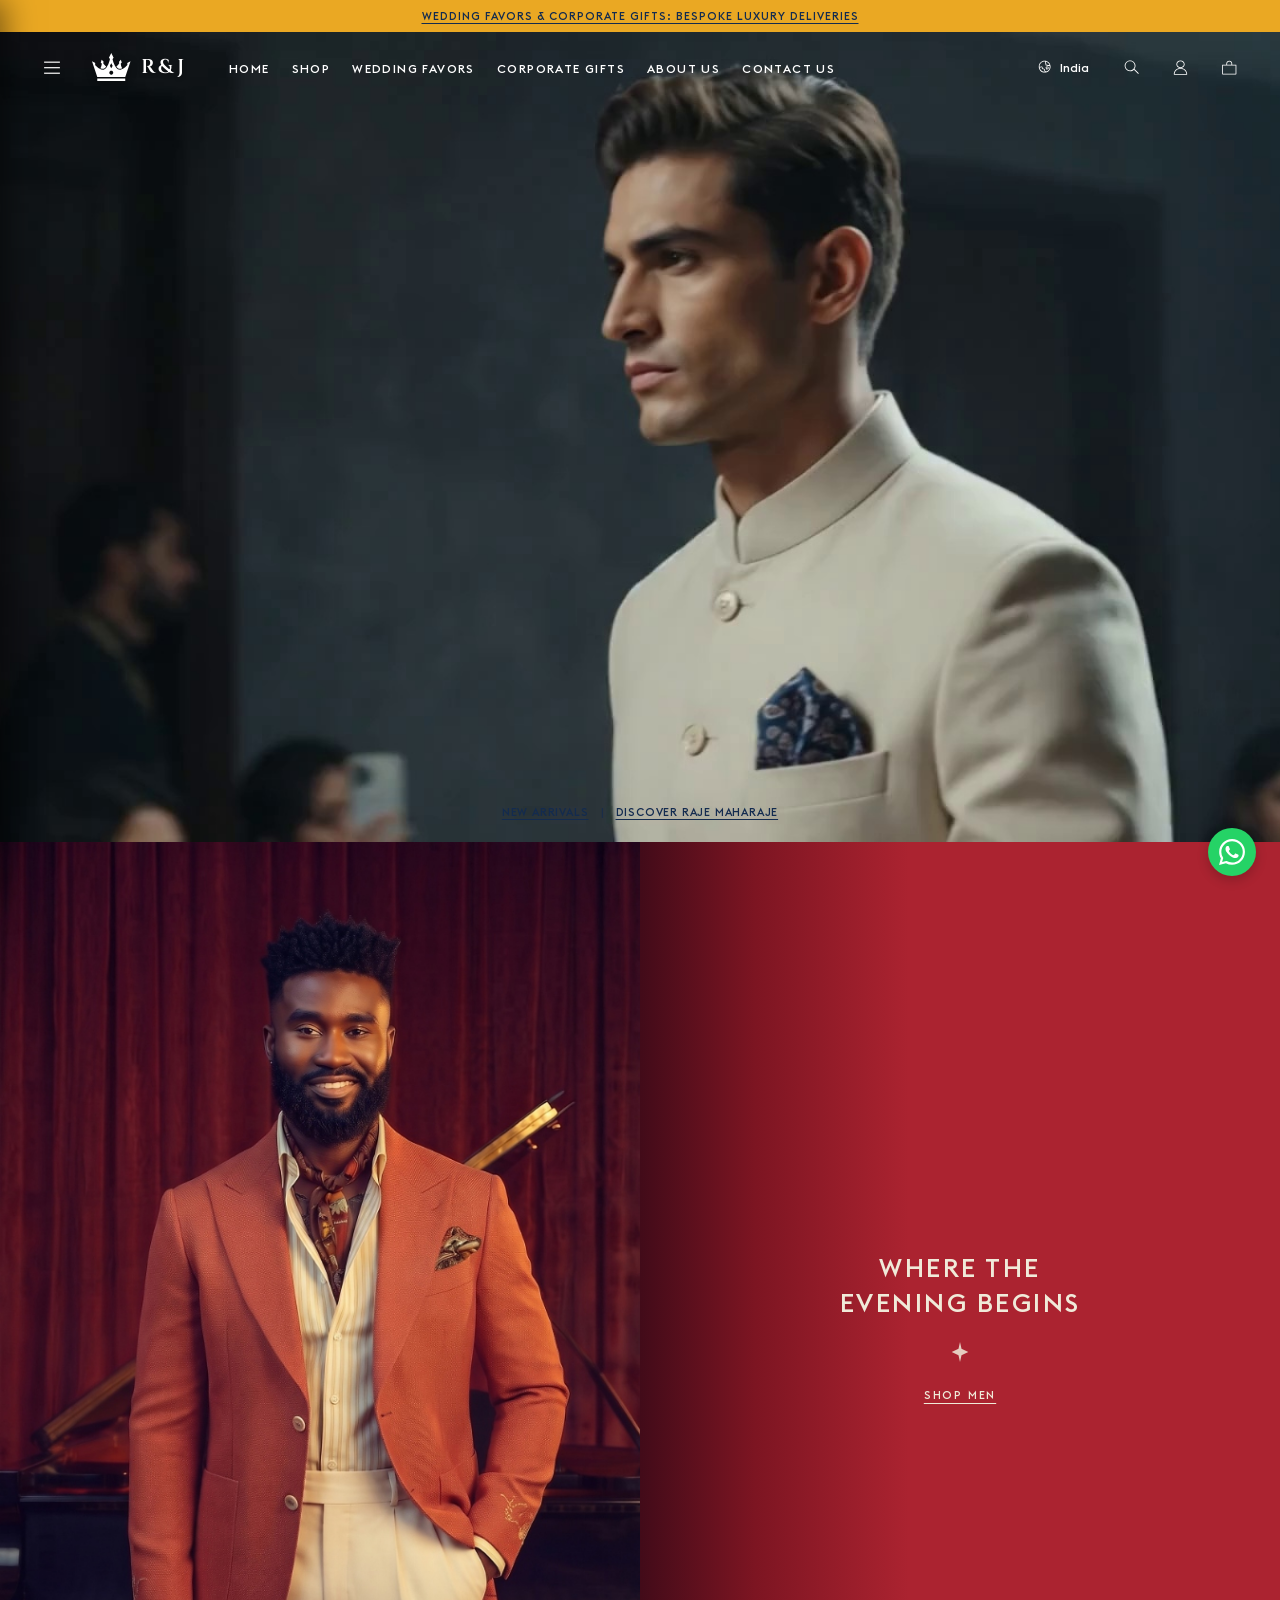
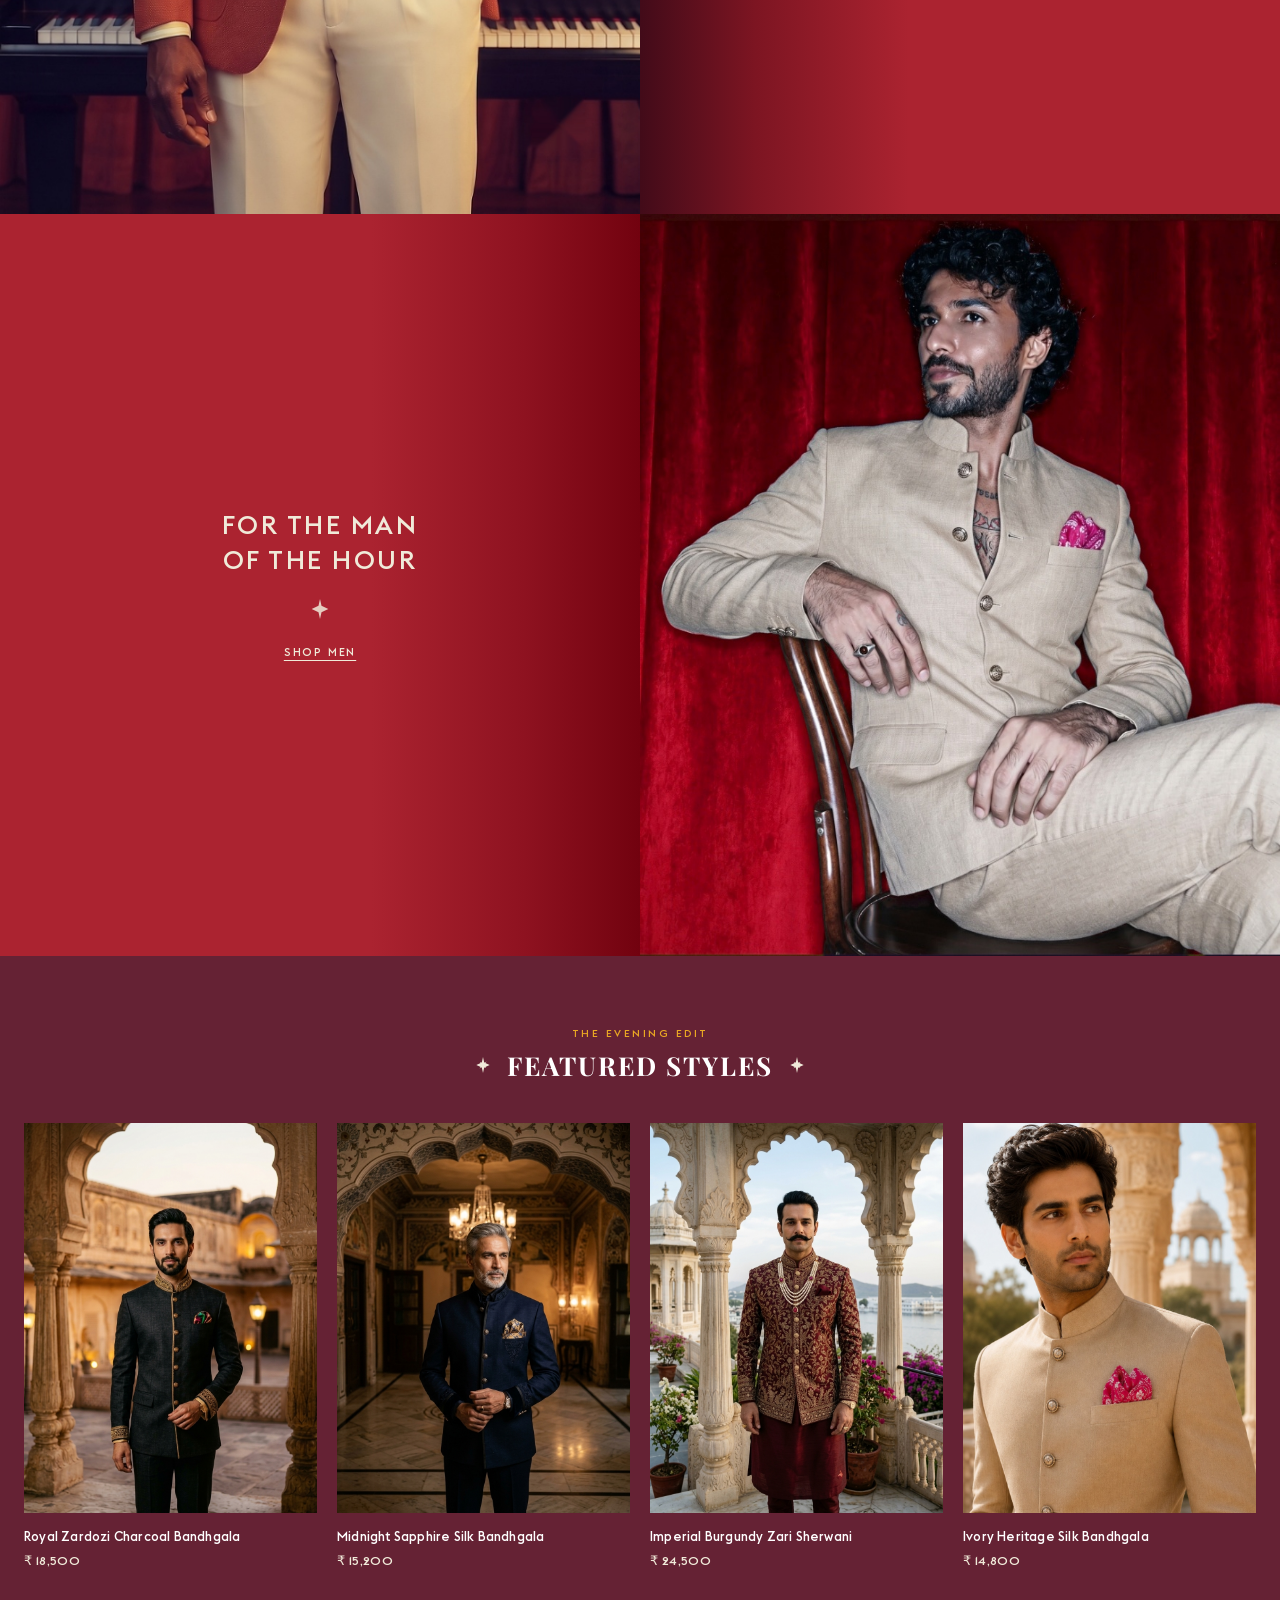
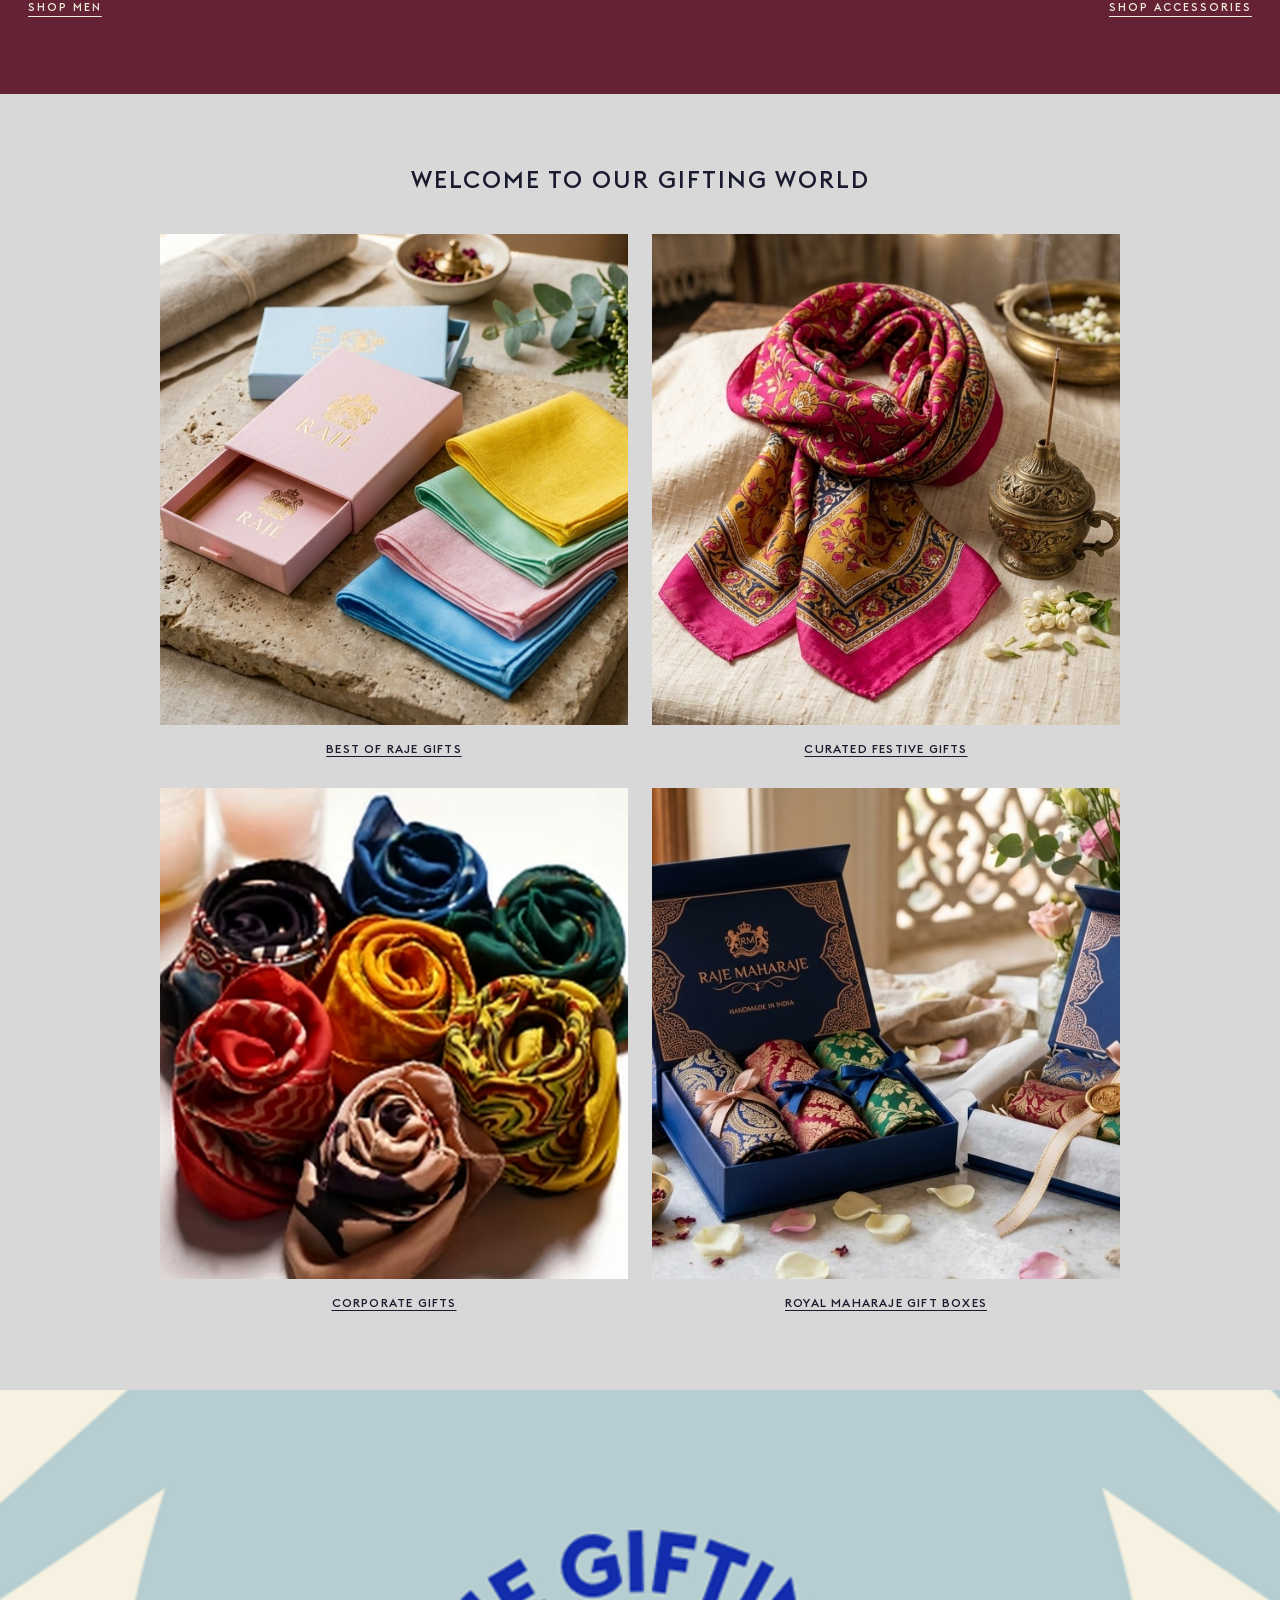
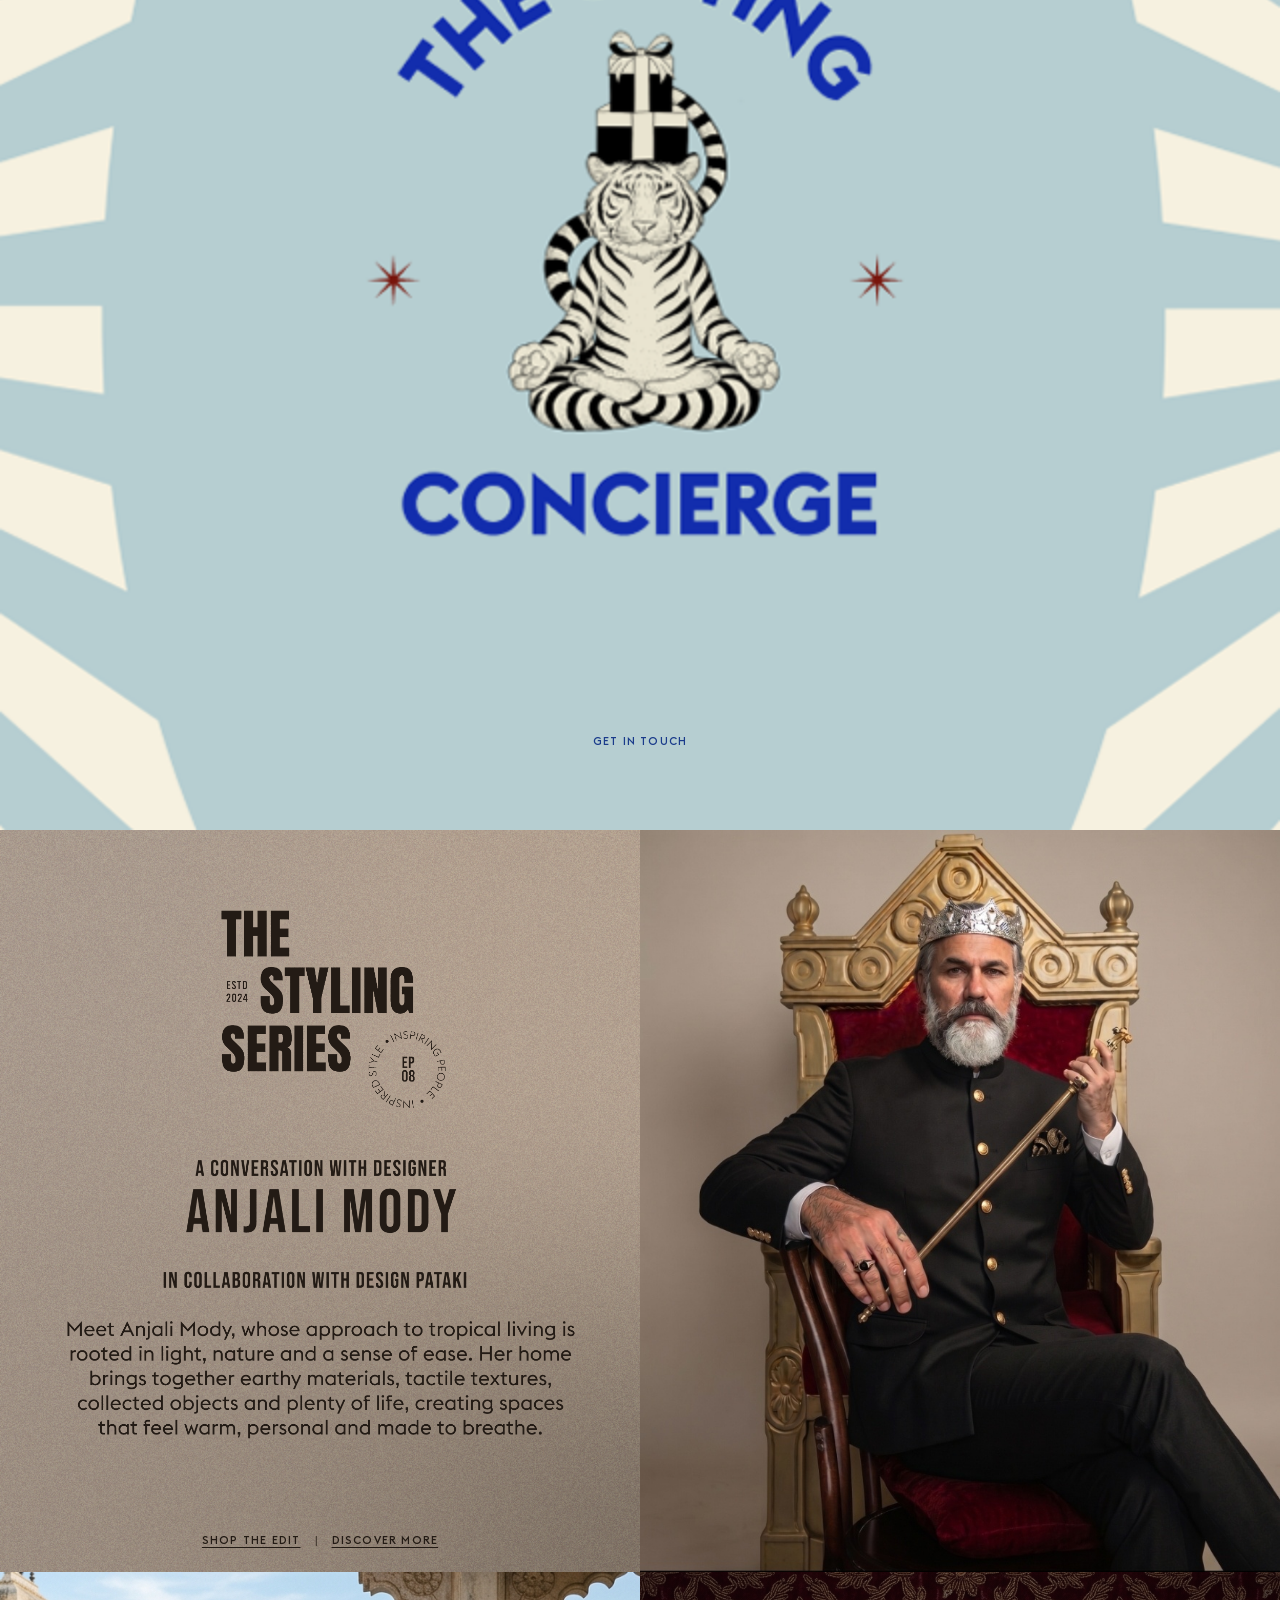
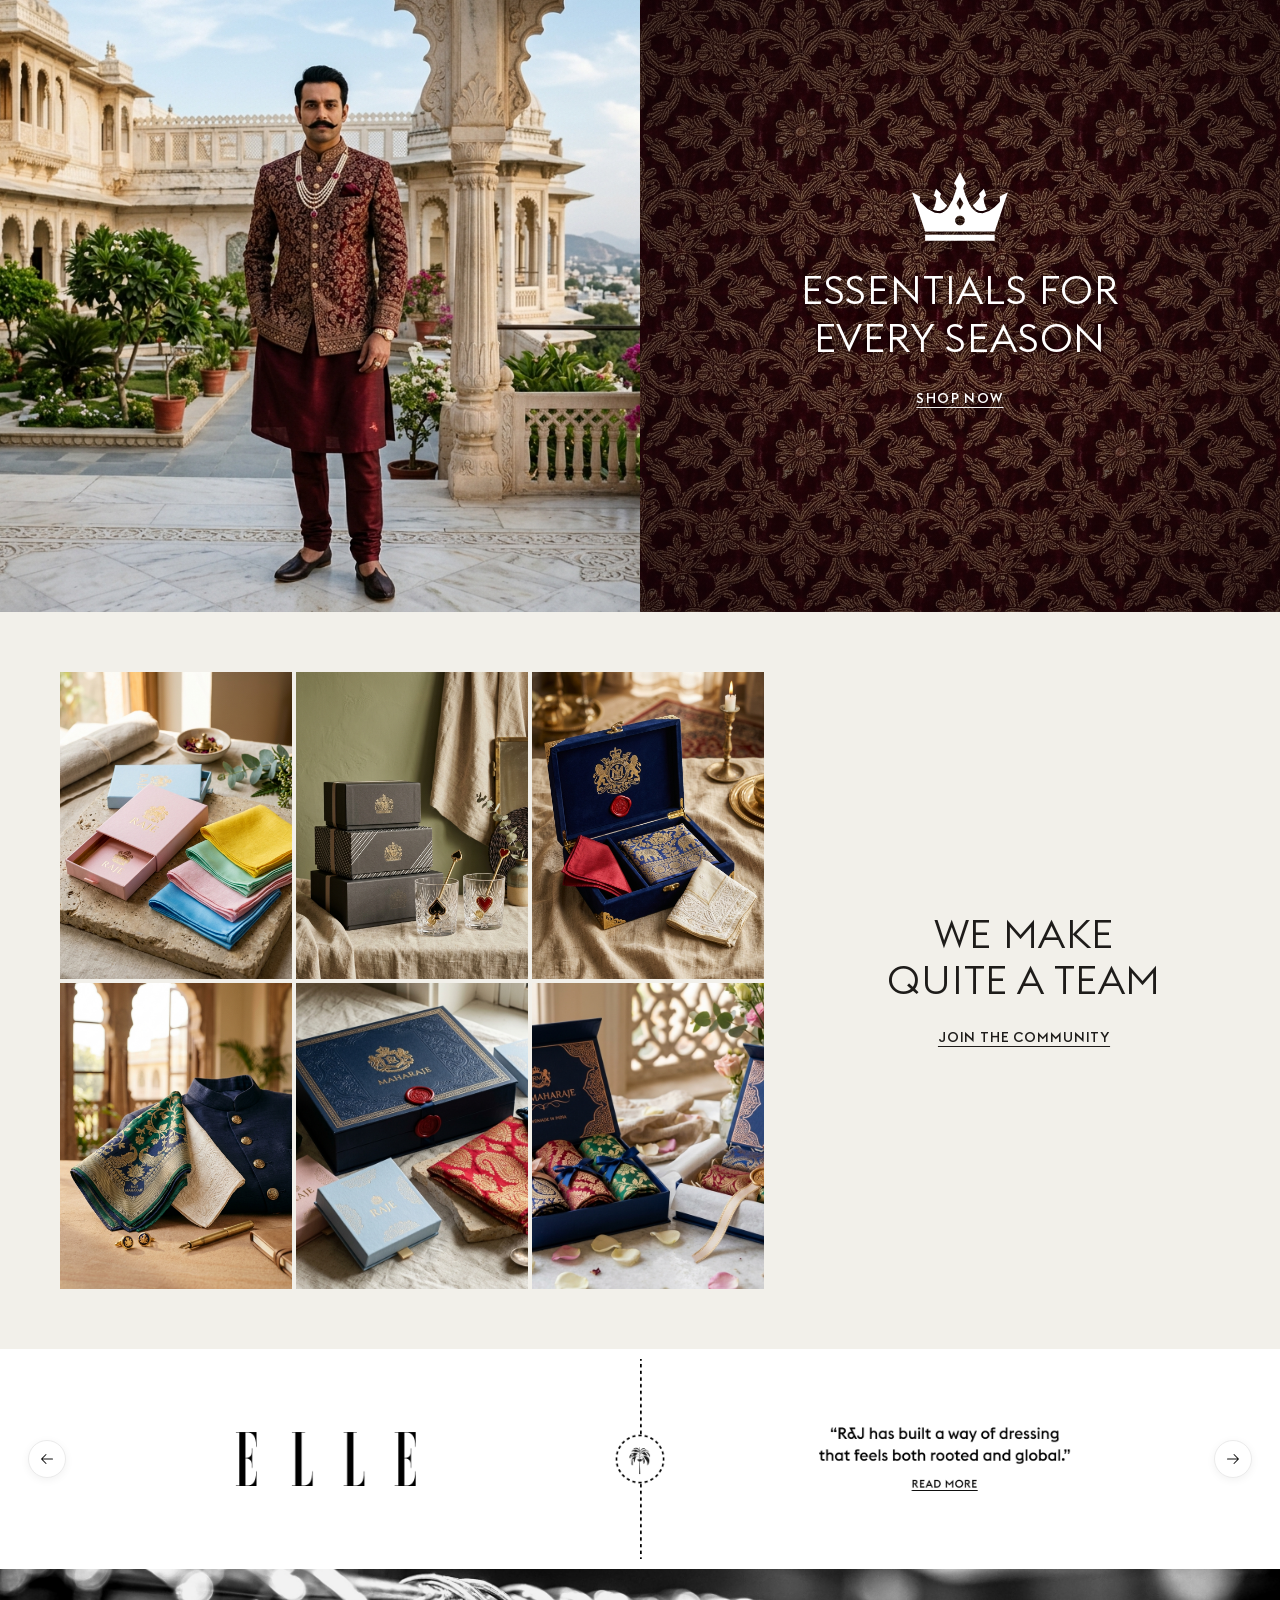
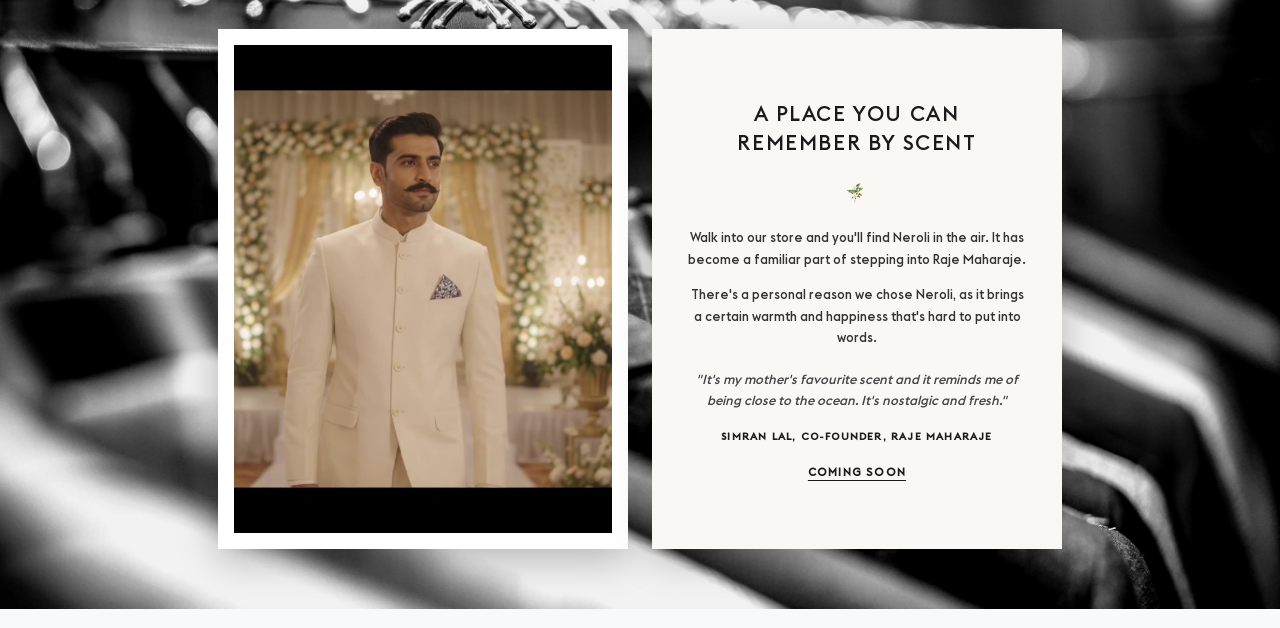
<file: index.html>
<!DOCTYPE html>
<html lang="en">
<head>
  <meta charset="UTF-8">
  <meta name="viewport" content="width=device-width, initial-scale=1.0">
  <title>Raje Maharaje | Bespoke Luxury Menswear & Gifting</title>
  <meta name="description" content="Rooted in regal heritage and modern craftsmanship, Raje Maharaje curates bespoke menswear, wedding favors, and corporate gifts.">
  <link rel="stylesheet" href="style.css?v=3">
  <link rel="preconnect" href="https://fonts.googleapis.com">
  <link rel="preconnect" href="https://fonts.gstatic.com" crossorigin>
  <link href="https://fonts.googleapis.com/css2?family=Bodoni+Moda:ital,opsz,wght@0,6..96,400..900;1,6..96,400..900&family=Cinzel:wght@400;500;600;700&family=Playfair+Display:ital,wght@0,400..900;1,400..900&display=swap" rel="stylesheet">
  <link rel="icon" href="data:image/svg+xml,<svg xmlns=%22http://www.w3.org/2000/svg%22 viewBox=%220 0 100 100%22><text y=%22.9em%22 font-size=%2290%22>R</text></svg>">
</head>
<body>

  <!-- =========================================================================
       1. TOP ANNOUNCEMENT BAR
       ========================================================================= -->
  <div class="announcement-bar" id="announcementBar">
    <a href="coming-soon.html" data-url="coming-soon.html">
      <span class="announcement-text-desktop">WEDDING FAVORS &amp; CORPORATE GIFTS: BESPOKE LUXURY DELIVERIES</span>
      <span class="announcement-text-mobile">NEW IN: RAJE MAHARAJE - FIRST EVENING EDIT</span>
    </a>
  </div>

  <!-- =========================================================================
       2. MAIN SITE HEADER
       ========================================================================= -->
  <header class="site-header" id="siteHeader">
    <div class="header-inner">
      
      <!-- Left: Hamburger & Logo & Nav -->
      <div class="header-left-group">
        <button class="hamburger-btn" id="drawerOpenBtn" aria-label="Open Navigation">
          <svg fill="none" height="19" viewBox="0 0 24 19" width="24" xmlns="http://www.w3.org/2000/svg">
            <g>
              <rect fill="white" height="1.5" width="20" x="2" y="2"></rect>
              <rect fill="white" height="1.5" width="20" x="2" y="9"></rect>
              <rect fill="white" height="1.5" width="20" x="2" y="16"></rect>
            </g>
          </svg>
        </button>

        <a href="#heroCampaign" class="brand-logo" aria-label="Raje Maharaje Homepage" data-url="#heroCampaign">
          <svg class="brand-crown-icon" viewBox="0 0 776 563" fill="#FFFFFF" xmlns="http://www.w3.org/2000/svg" aria-label="Raje Maharaje Crown Logo">
            <path fill-rule="evenodd" d="M 106 512 L 106 561 L 669 561 L 668 511 Z M 581 137 L 579 138 L 540 179 L 544 186 L 548 200 L 548 207 L 534 227 L 519 245 L 501 263 L 491 270 L 491 272 L 506 292 L 520 305 L 533 313 L 541 316 L 550 318 L 570 318 L 581 316 L 596 311 L 606 306 L 594 282 L 585 254 L 580 228 L 579 213 L 586 204 L 592 198 L 598 194 L 599 191 L 597 187 L 597 184 Z M 194 137 L 184 166 L 184 169 L 176 191 L 176 193 L 181 196 L 191 206 L 196 213 L 196 221 L 194 235 L 188 261 L 183 277 L 179 287 L 169 306 L 182 312 L 199 317 L 205 318 L 225 318 L 231 317 L 246 311 L 260 301 L 275 285 L 283 274 L 284 270 L 279 267 L 272 261 L 258 247 L 235 219 L 227 207 L 227 201 L 229 192 L 235 178 L 196 138 Z M 775 165 L 709 200 L 712 242 L 667 287 L 623 318 L 571 336 L 535 333 L 512 321 L 484 293 L 461 257 L 432 190 L 414 131 L 421 110 L 435 93 L 388 0 L 340 93 L 353 108 L 361 131 L 329 226 L 288 297 L 267 318 L 243 332 L 227 336 L 185 332 L 127 302 L 65 245 L 62 218 L 67 201 L 0 165 L 106 485 L 669 485 Z M 386 356 L 390 356 L 391 357 L 396 357 L 402 359 L 411 364 L 419 372 L 421 375 L 425 384 L 426 388 L 426 403 L 424 410 L 419 419 L 410 428 L 407 430 L 403 432 L 393 435 L 382 435 L 372 432 L 365 428 L 357 420 L 353 414 L 351 410 L 349 403 L 349 388 L 351 381 L 353 377 L 357 371 L 363 365 L 367 362 L 373 359 L 379 357 Z M 386 208 L 389 208 L 390 211 L 392 213 L 396 221 L 415 255 L 415 258 L 408 271 L 396 291 L 392 300 L 390 302 L 389 305 L 386 305 L 385 302 L 383 300 L 360 258 L 360 255 L 382 215 L 384 213 Z"/>
          </svg>
          <span class="brand-logo-text">R&amp;J</span>
        </a>

        <nav class="header-nav">
          <ul class="nav-menu">
            <li><a href="coming-soon.html" class="nav-link" data-url="coming-soon.html">HOME</a></li>
            <li><a href="coming-soon.html" class="nav-link" data-url="coming-soon.html">SHOP</a></li>
            <li><a href="coming-soon.html" class="nav-link" data-url="coming-soon.html">WEDDING FAVORS</a></li>
            <li><a href="coming-soon.html" class="nav-link" data-url="coming-soon.html">CORPORATE GIFTS</a></li>
            <li><a href="coming-soon.html" class="nav-link" data-url="coming-soon.html">ABOUT US</a></li>
            <li><a href="coming-soon.html" class="nav-link" data-url="coming-soon.html">CONTACT US</a></li>
          </ul>
        </nav>
      </div>

      <!-- Right: Utility Icons -->
      <div class="header-right-group">
        <div class="country-pill" id="countrySelectorBtn" data-url="coming-soon.html">
          <svg fill="none" height="26" viewBox="0 0 26 26" width="26" xmlns="http://www.w3.org/2000/svg">
            <path clip-rule="evenodd" d="M12.5305 4C17.2382 4 21.061 7.82229 21.061 12.5309C21.061 17.2387 17.2382 21.061 12.5305 21.061C7.82284 21.061 4 17.2387 4 12.5309C4 7.82229 7.82284 4 12.5305 4ZM13.4609 5.20247C13.1563 5.16412 12.8459 5.14387 12.5305 5.14387C8.45372 5.14387 5.14452 8.45391 5.14452 12.5309C5.14452 12.5345 5.14452 12.5381 5.14452 12.5424C5.65095 12.6293 6.17549 12.7002 6.6718 12.6032C7.05958 12.5273 7.49512 12.3377 7.9198 12.2842C8.32639 12.2328 8.7243 12.2834 9.09399 12.5186C9.58524 12.8319 9.70605 13.3094 9.6612 13.8701C9.64456 14.0748 9.60476 14.2926 9.58306 14.5061C9.56642 14.6681 9.53315 14.8316 9.63155 14.9553C9.73934 15.0914 9.90936 15.116 10.0743 15.1413C10.2725 15.171 10.4766 15.1796 10.6639 15.1999C11.2521 15.2621 11.8779 15.5211 12.3243 15.9104C12.872 16.3864 13.0102 16.9703 13.0688 17.5831C13.1049 17.968 13.0825 18.3689 13.296 18.7118C13.4631 18.9802 13.7525 19.0909 14.0549 19.1727C14.4506 19.2797 14.8782 19.3253 15.2508 19.3991C17.9826 18.3153 19.9165 15.647 19.9165 12.5309C19.9165 12.146 19.8876 11.7683 19.8304 11.3993C18.5108 11.6243 17.2649 11.1975 15.9504 11.018C15.6284 10.9746 15.2298 10.997 14.8731 10.9283C14.5215 10.8603 14.2039 10.7178 13.9587 10.4559C13.657 10.1339 13.662 9.65638 13.7134 9.26279C13.751 8.97773 13.7966 8.62827 13.7337 8.34177C13.7105 8.32151 13.6555 8.27159 13.6222 8.24482C13.5477 8.18405 13.4754 8.12182 13.4124 8.05454C13.1295 7.75066 13.0051 7.38746 12.9798 6.97868C12.9523 6.52287 12.9892 6.00846 13.2106 5.6004C13.2808 5.47089 13.3719 5.33849 13.4609 5.20247ZM19.5685 10.2844C18.8291 7.96844 16.977 6.14665 14.6416 5.45064C14.6337 5.46583 14.6257 5.48174 14.6178 5.49694C14.4991 5.72484 14.3283 5.939 14.2162 6.14592C14.0939 6.37021 14.1063 6.65817 14.1222 6.9085C14.1301 7.04524 14.1555 7.1733 14.2502 7.27459C14.337 7.36865 14.455 7.44245 14.5468 7.53578C14.6814 7.67252 14.7841 7.83097 14.8341 8.02632C14.9426 8.45029 14.9035 8.98135 14.8478 9.41039C14.8377 9.4907 14.8276 9.64842 14.8239 9.70341C14.9303 9.79312 15.0772 9.80832 15.2218 9.82496C15.5235 9.85896 15.8404 9.84883 16.1052 9.88501C16.8063 9.98051 17.4856 10.1585 18.1693 10.2591C18.6309 10.3271 19.0939 10.3589 19.5685 10.2844ZM5.23787 13.7102C5.80363 17.2272 8.85525 19.9172 12.5305 19.9172C12.6549 19.9172 12.7794 19.9143 12.9024 19.9085C12.6752 19.7565 12.4777 19.5634 12.3243 19.3159C12.066 18.9006 11.9937 18.4383 11.9539 17.9702C11.917 17.5455 11.951 17.1013 11.5734 16.7728C11.2963 16.5319 10.907 16.3756 10.5431 16.3372C10.279 16.309 9.98604 16.2967 9.71474 16.2381C9.33347 16.1549 8.99054 15.9871 8.73588 15.6673C8.42767 15.2788 8.39512 14.7832 8.45806 14.2738C8.48193 14.0792 8.5181 13.8838 8.52533 13.703C8.52823 13.619 8.555 13.5315 8.47976 13.4837C8.30179 13.3709 8.10284 13.4041 7.90677 13.4468C7.55806 13.5228 7.20861 13.6639 6.89172 13.7261C6.3549 13.831 5.78988 13.7883 5.23787 13.7102ZM16.7686 16.3351C16.5393 16.4791 16.1978 16.6201 15.8643 16.6679C15.5858 16.7084 15.313 16.6831 15.0887 16.5861C14.7444 16.4371 14.5845 16.1839 14.515 15.8793C14.4904 15.7678 14.4803 15.6477 14.4745 15.5269C14.4716 15.4488 14.4795 15.3699 14.4593 15.3034C14.4238 15.1898 14.3406 15.1037 14.2726 15.0082C14.1764 14.8743 14.0882 14.7354 14.0267 14.582C13.9131 14.2977 13.9102 13.9055 14.0187 13.5416C14.1272 13.1791 14.3414 12.8565 14.5794 12.6835C16.124 11.5672 17.8408 12.3666 18.2018 13.5966C18.4348 14.3881 18.1686 15.4575 16.7686 16.3351ZM15.6248 15.5493C15.674 15.5472 15.7276 15.5334 15.7804 15.5211C15.9229 15.4878 16.0625 15.4278 16.1609 15.3663C16.9437 14.8758 17.2346 14.3613 17.1043 13.9193C16.9227 13.3 16.0271 13.0489 15.2501 13.6111C15.1821 13.6595 15.1459 13.7652 15.1155 13.8679C15.0851 13.9699 15.0569 14.0777 15.0887 14.1566C15.1394 14.2832 15.2349 14.3838 15.3116 14.4945C15.4121 14.6399 15.4982 14.7933 15.5517 14.9655C15.5937 15.1 15.6089 15.2556 15.6154 15.4148C15.6169 15.4517 15.6205 15.5045 15.6248 15.5493Z" fill="white" fill-rule="evenodd"></path>
          </svg>
          <span>India</span>
        </div>

        <a href="coming-soon.html" class="header-icon" id="searchOpenBtn" aria-label="Search" data-url="coming-soon.html" title="Search - Coming Soon">
          <svg fill="none" height="19" viewBox="0 0 20 19" width="20" xmlns="http://www.w3.org/2000/svg">
            <path clip-rule="evenodd" d="M13.7163 7.58766C13.7163 10.5582 11.3082 12.9663 8.33766 12.9663C5.3671 12.9663 2.95898 10.5582 2.95898 7.58766C2.95898 4.6171 5.3671 2.20898 8.33766 2.20898C11.3082 2.20898 13.7163 4.6171 13.7163 7.58766ZM12.8481 12.0981C11.6938 13.2524 10.0991 13.9663 8.33766 13.9663C4.81481 13.9663 1.95898 11.1105 1.95898 7.58766C1.95898 4.06481 4.81481 1.20898 8.33766 1.20898C11.8605 1.20898 14.7163 4.06481 14.7163 7.58766C14.7163 9.2983 14.0429 10.8517 12.9468 11.9971L13.5499 11.3857L18.5971 16.3647L17.8948 17.0766L12.8481 12.0981Z" fill="white" fill-rule="evenodd"></path>
          </svg>
        </a>

        <a href="coming-soon.html" class="header-icon" id="accountBtn" aria-label="Account" data-url="coming-soon.html" title="Account - Coming Soon">
          <svg fill="none" height="20" viewBox="0 0 19 20" width="19" xmlns="http://www.w3.org/2000/svg">
            <path clip-rule="evenodd" d="M5.59668 6.20703C5.59668 4.31842 7.29887 2.70703 9.50268 2.70703C11.7065 2.70703 13.4087 4.31842 13.4087 6.20703C13.4087 8.09564 11.7065 9.70703 9.50268 9.70703C7.29887 9.70703 5.59668 8.09564 5.59668 6.20703ZM9.50268 1.70703C6.83975 1.70703 4.59668 3.67736 4.59668 6.20703C4.59668 8.43908 6.34299 10.2357 8.58318 10.6275C4.67064 11.0587 1.59668 14.2074 1.59668 18.0771C1.59668 18.3533 1.82054 18.5771 2.09668 18.5771H16.9087C17.1848 18.5771 17.4087 18.3533 17.4087 18.0771C17.4087 14.2074 14.3347 11.0587 10.4222 10.6275C12.6624 10.2357 14.4087 8.43907 14.4087 6.20703C14.4087 3.67736 12.1656 1.70703 9.50268 1.70703ZM9.50268 11.5771C13.1625 11.5771 16.1177 14.243 16.3884 17.5771H2.61691C2.88764 14.243 5.84289 11.5771 9.50268 11.5771Z" fill="white" fill-rule="evenodd"></path>
          </svg>
        </a>

        <a href="coming-soon.html" class="header-icon" id="cartOpenBtn" aria-label="Cart" data-url="coming-soon.html" title="Cart - Coming Soon">
          <svg fill="none" height="20" viewBox="0 0 21 20" width="21" xmlns="http://www.w3.org/2000/svg">
            <path clip-rule="evenodd" d="M10.2048 1.70703C8.17708 1.70703 6.53442 3.35065 6.53442 5.3775V6.63916H1.90918C1.63304 6.63916 1.40918 6.86302 1.40918 7.13916V18.0772C1.40918 18.3534 1.63304 18.5772 1.90918 18.5772H18.5005C18.7766 18.5772 19.0005 18.3534 19.0005 18.0772V7.13916C19.0005 6.86302 18.7766 6.63916 18.5005 6.63916H13.8753V5.3775C13.8753 3.3505 12.231 1.70703 10.2048 1.70703ZM7.53442 5.3775C7.53442 3.90276 8.72954 2.70703 10.2048 2.70703C11.6789 2.70703 12.8753 3.90292 12.8753 5.3775V6.63885H7.53442V5.3775ZM2.40918 17.5772V7.63916H18.0005V17.5772H2.40918Z" fill="white" fill-rule="evenodd"></path>
          </svg>
        </a>
      </div>

    </div>
  </header>
  
  <!-- Mobile Subnav Category Bar (Image 1 replica) -->
  <nav class="mobile-subnav" id="mobileSubNav" aria-label="Quick Categories">
    <a href="coming-soon.html" class="mobile-subnav-link" data-url="coming-soon.html">HOME</a>
    <a href="coming-soon.html" class="mobile-subnav-link" data-url="coming-soon.html">SHOP</a>
    <a href="coming-soon.html" class="mobile-subnav-link" data-url="coming-soon.html">MEN</a>
    <a href="coming-soon.html" class="mobile-subnav-link" data-url="coming-soon.html">GIFTING</a>
  </nav>

  <!-- =========================================================================
       SIDE NAVIGATION DRAWER (FOR MOBILE & HAMBURGER)
       ========================================================================= -->
  <div class="drawer-backdrop" id="drawerBackdrop"></div>
  <aside class="side-drawer" id="sideDrawer" aria-hidden="true">
    <div class="drawer-header">
      <span class="drawer-brand">RAJE MAHARAJE</span>
      <button class="drawer-close-btn" id="drawerCloseBtn" aria-label="Close Navigation">
        <svg viewBox="0 0 24 24" width="20" height="20" stroke="currentColor" stroke-width="1.8" fill="none">
          <line x1="18" y1="6" x2="6" y2="18"></line>
          <line x1="6" y1="6" x2="18" y2="18"></line>
        </svg>
      </button>
    </div>
    <div class="drawer-content">
      <ul class="drawer-nav-menu">
        <li><a href="coming-soon.html" class="drawer-nav-link" data-url="coming-soon.html">HOME</a></li>
        <li><a href="coming-soon.html" class="drawer-nav-link" data-url="coming-soon.html">SHOP</a></li>
        <li><a href="coming-soon.html" class="drawer-nav-link" data-url="coming-soon.html">WEDDING FAVORS</a></li>
        <li><a href="coming-soon.html" class="drawer-nav-link" data-url="coming-soon.html">CORPORATE GIFTS</a></li>
        <li><a href="coming-soon.html" class="drawer-nav-link" data-url="coming-soon.html">ABOUT US</a></li>
        <li><a href="coming-soon.html" class="drawer-nav-link" data-url="coming-soon.html">CONTACT US</a></li>
      </ul>

      <div class="drawer-footer">
        <div class="drawer-contact-item">
          <svg width="14" height="14" viewBox="0 0 24 24" fill="none" stroke="currentColor" stroke-width="1.8"><path d="M22 16.92v3a2 2 0 0 1-2.18 2 19.79 19.79 0 0 1-8.63-3.07 19.5 19.5 0 0 1-6-6 19.79 19.79 0 0 1-3.07-8.67A2 2 0 0 1 4.11 2h3a2 2 0 0 1 2 1.72 12.84 12.84 0 0 0 .7 2.81 2 2 0 0 1-.45 2.11L8.09 9.91a16 16 0 0 0 6 6l1.27-1.27a2 2 0 0 1 2.11-.45 12.84 12.84 0 0 0 2.81.7A2 2 0 0 1 22 16.92z"/></svg>
          <a href="tel:+919999999999">+91 99999 99999</a>
        </div>
        <div class="drawer-contact-item">
          <svg width="14" height="14" viewBox="0 0 24 24" fill="#25D366"><path d="M17.472 14.382c-.297-.149-1.758-.867-2.03-.967-.273-.099-.471-.148-.67.15-.197.297-.767.966-.94 1.164-.173.199-.347.223-.644.075-.297-.15-1.255-.463-2.39-1.475-.883-.788-1.48-1.761-1.653-2.059-.173-.297-.018-.458.13-.606.134-.133.298-.347.446-.52.149-.174.198-.298.298-.497.099-.198.05-.371-.025-.52-.075-.149-.669-1.612-.916-2.207-.242-.579-.487-.5-.669-.51-.173-.008-.371-.01-.57-.01-.198 0-.52.074-.792.372-.272.297-1.04 1.016-1.04 2.479 0 1.462 1.065 2.875 1.213 3.074.149.198 2.096 3.2 5.077 4.487.709.306 1.262.489 1.694.625.712.227 1.36.195 1.871.118.571-.085 1.758-.719 2.006-1.413.248-.694.248-1.289.173-1.413-.074-.124-.272-.198-.57-.347m-5.421 7.403h-.004a9.87 9.87 0 01-5.031-1.378l-.361-.214-3.741.982.998-3.648-.235-.374a9.86 9.86 0 01-1.51-5.26c.001-5.45 4.436-9.884 9.888-9.884 2.64 0 5.122 1.03 6.988 2.898a9.825 9.825 0 012.893 6.994c-.003 5.45-4.437 9.884-9.885 9.884m8.413-18.297A11.815 11.815 0 0012.05 0C5.495 0 .16 5.335.157 11.892c0 2.096.547 4.142 1.588 5.945L.057 24l6.305-1.654a11.882 11.882 0 005.683 1.448h.005c6.554 0 11.89-5.335 11.893-11.893a11.821 11.821 0 00-3.48-8.413Z"/></svg>
          <a href="https://wa.me/+919999999999" target="_blank">Chat on WhatsApp</a>
        </div>
      </div>
    </div>
  </aside>

  <!-- =========================================================================
       3. HERO CAMPAIGN SECTION (DEEP CHARCOAL-PLUM #120D1A & VIDEO)
       ========================================================================= -->
  <section class="hero-campaign" id="heroCampaign">
    <!-- Desktop Video Experience -->
    <div class="hero-desktop-wrapper">
      <div class="hero-video-container">
        <video id="heroVideo" class="hero-video" autoplay loop muted playsinline poster="assets/hero_poster.jpg?v=4">
          <source src="assets/hero_palace.mp4?v=4" type="video/mp4">
        </video>

        <!-- Bottom Action Links: NEW ARRIVALS | DISCOVER RAJE MAHARAJE -->
        <div class="hero-bottom-actions">
          <a href="coming-soon.html" class="hero-cta" data-url="coming-soon.html">NEW ARRIVALS</a>
          <span class="cta-separator">|</span>
          <a href="coming-soon.html" class="hero-cta" data-url="coming-soon.html">DISCOVER RAJE MAHARAJE</a>
        </div>
      </div>
    </div>

    <!-- Mobile Responsive Editorial Experience (Image 1 High-Fashion Replica) -->
    <div class="hero-mobile-editorial" id="heroMobileEditorial">
      <div class="hero-editorial-top">
        <h1 class="hero-editorial-title hero-title-raje">RAJE</h1>
      </div>

      <div class="hero-editorial-media">
        <video id="heroMobileVideo" class="hero-editorial-video" autoplay loop muted playsinline poster="assets/hero_poster.jpg?v=4">
          <source src="assets/hero_palace.mp4?v=4" type="video/mp4">
        </video>
      </div>

      <div class="hero-editorial-bottom">
        <h2 class="hero-editorial-title hero-title-maharaje">MAHARAJE</h2>

        <!-- 8-Point Sparkling Luxury Star Motif (As per Image 1) -->
        <svg class="hero-sparkle-star" viewBox="0 0 24 24" fill="#D5DDE5" xmlns="http://www.w3.org/2000/svg" aria-hidden="true">
          <path d="M12 0L13.8 8.2L22 12L13.8 15.8L12 24L10.2 15.8L2 12L10.2 8.2L12 0Z"/>
        </svg>

        <div class="hero-bottom-actions hero-mobile-actions">
          <a href="coming-soon.html" class="hero-cta" data-url="coming-soon.html">NEW ARRIVALS</a>
          <span class="cta-separator">|</span>
          <a href="coming-soon.html" class="hero-cta" data-url="coming-soon.html">DISCOVER RAJE MAHARAJE</a>
        </div>
      </div>
    </div>
  </section>

  <!-- =========================================================================
       4. SPLIT EDITORIAL BANNERS (AS PER 3RD & 4TH IMAGES)
       ========================================================================= -->
  <!-- Section 1: Image 1 on Left, Text on Right (Royal Red Evening Section) -->
  <section class="split-banner-section split-banner-royal-red" id="splitBanner1">
    <div class="split-banner-row">
      <div class="split-media-col">
        <a href="coming-soon.html" data-url="coming-soon.html">
          <img src="assets/men_royal_red.jpg" srcset="assets/men_royal_red.jpg 1348w, assets/men_royal_red_4k.jpg 2696w" sizes="(max-width: 820px) 100vw, 50vw" alt="Where The Evening Begins - Bespoke Evening Edition" class="split-image" loading="lazy">
        </a>
      </div>
      <div class="split-content-col">
        <h2 class="split-title">WHERE THE<br>EVENING BEGINS</h2>
        <svg class="split-star" viewBox="0 0 24 24" fill="#F0EAD9" xmlns="http://www.w3.org/2000/svg" aria-hidden="true">
          <path d="M12 0L13.8 8.2L22 12L13.8 15.8L12 24L10.2 15.8L2 12L10.2 8.2L12 0Z"/>
        </svg>
        <a href="coming-soon.html" class="split-cta" data-url="coming-soon.html">
          SHOP MEN
        </a>
      </div>
    </div>
  </section>

  <!-- Section 2: Text on Left, Image 2 on Right (Royal Red Edition) -->
  <section class="split-banner-section split-banner-royal-red" id="splitBanner2">
    <div class="split-banner-row split-reverse">
      <div class="split-content-col">
        <h2 class="split-title">FOR THE MAN<br>OF THE HOUR</h2>
        <svg class="split-star" viewBox="0 0 24 24" fill="#F0EAD9" xmlns="http://www.w3.org/2000/svg" aria-hidden="true">
          <path d="M12 0L13.8 8.2L22 12L13.8 15.8L12 24L10.2 15.8L2 12L10.2 8.2L12 0Z"/>
        </svg>
        <a href="coming-soon.html" class="split-cta" data-url="coming-soon.html">
          SHOP MEN
        </a>
      </div>
      <div class="split-media-col">
        <a href="coming-soon.html" data-url="coming-soon.html">
          <img src="assets/men_beige_bandhgala_red.jpg" alt="For The Man Of The Hour - Royal Red Edition" class="split-image" loading="lazy">
        </a>
      </div>
    </div>
  </section>

  <!-- =========================================================================
       5. FEATURED CURATED STYLES
       ========================================================================= -->
  <section class="curated-products" id="curatedStyles">
    <div class="curated-products-inner">
      <p class="section-label">THE EVENING EDIT</p>
      <h3 class="section-title">
        <svg class="section-title-star" viewBox="0 0 24 24" fill="#F0EAD9" xmlns="http://www.w3.org/2000/svg" aria-hidden="true">
          <path d="M12 0L13.8 8.2L22 12L13.8 15.8L12 24L10.2 15.8L2 12L10.2 8.2L12 0Z"/>
          <path d="M12 4.5L13.3 9.8L18.6 12L13.3 14.2L12 19.5L10.7 14.2L5.4 12L10.7 9.8L12 4.5Z" transform="rotate(45 12 12)" opacity="0.8"/>
        </svg>
        FEATURED STYLES
        <svg class="section-title-star" viewBox="0 0 24 24" fill="#F0EAD9" xmlns="http://www.w3.org/2000/svg" aria-hidden="true">
          <path d="M12 0L13.8 8.2L22 12L13.8 15.8L12 24L10.2 15.8L2 12L10.2 8.2L12 0Z"/>
          <path d="M12 4.5L13.3 9.8L18.6 12L13.3 14.2L12 19.5L10.7 14.2L5.4 12L10.7 9.8L12 4.5Z" transform="rotate(45 12 12)" opacity="0.8"/>
        </svg>
      </h3>

      <div class="products-grid">
        <div class="product-item" data-url="coming-soon.html">
          <div class="product-image-box">
            <img src="assets/featured_style_1_black.jpg" alt="Royal Zardozi Charcoal Bandhgala" loading="lazy">
          </div>
          <div class="product-meta">
            <h4>Royal Zardozi Charcoal Bandhgala</h4>
            <p>₹ 18,500</p>
          </div>
        </div>

        <div class="product-item" data-url="coming-soon.html">
          <div class="product-image-box">
            <img src="assets/featured_style_2_navy.jpg" alt="Midnight Sapphire Silk Bandhgala" loading="lazy">
          </div>
          <div class="product-meta">
            <h4>Midnight Sapphire Silk Bandhgala</h4>
            <p>₹ 15,200</p>
          </div>
        </div>

        <div class="product-item" data-url="coming-soon.html">
          <div class="product-image-box">
            <img src="assets/featured_style_3_maroon.jpg" alt="Imperial Burgundy Zari Sherwani" loading="lazy">
          </div>
          <div class="product-meta">
            <h4>Imperial Burgundy Zari Sherwani</h4>
            <p>₹ 24,500</p>
          </div>
        </div>

        <div class="product-item" data-url="coming-soon.html">
          <div class="product-image-box">
            <img src="assets/featured_style_4_beige.jpg" alt="Ivory Heritage Silk Bandhgala" loading="lazy">
          </div>
          <div class="product-meta">
            <h4>Ivory Heritage Silk Bandhgala</h4>
            <p>₹ 14,800</p>
          </div>
        </div>
      </div>

      <div class="curated-bottom-actions">
        <a href="coming-soon.html" class="curated-action-link" data-url="coming-soon.html">SHOP MEN</a>
        <a href="coming-soon.html" class="curated-action-link" data-url="coming-soon.html">SHOP ACCESSORIES</a>
      </div>
    </div>
  </section>

  <!-- =========================================================================
       6. WELCOME TO OUR GIFTING WORLD
       ========================================================================= -->
  <section class="gifting-world-section" id="giftingWorld">
    <div id="weddingFavors"></div>
    <div class="gifting-world-inner">
      <h3 class="gifting-world-title">WELCOME TO OUR GIFTING WORLD</h3>

      <div class="gifting-grid">
        <div class="gifting-card" data-url="coming-soon.html">
          <div class="gifting-image-box">
            <img src="assets/gifting_1_raje_boxes.jpg" alt="Best of Raje Gifts" loading="lazy">
          </div>
          <a href="coming-soon.html" class="gifting-card-link" data-url="coming-soon.html">
            BEST OF RAJE GIFTS
          </a>
        </div>

        <div class="gifting-card" data-url="coming-soon.html">
          <div class="gifting-image-box">
            <img src="assets/gifting_2_festive_scarf.jpg" alt="Curated Festive Gifts" loading="lazy">
          </div>
          <a href="coming-soon.html" class="gifting-card-link" data-url="coming-soon.html">
            CURATED FESTIVE GIFTS
          </a>
        </div>

        <div class="gifting-card" id="corporateGifts" data-url="coming-soon.html">
          <div class="gifting-image-box">
            <img src="assets/gifting_3_silk_bouquet.jpg" alt="Corporate & Wedding Gifts" loading="lazy">
          </div>
          <a href="coming-soon.html" class="gifting-card-link" data-url="coming-soon.html">
            CORPORATE GIFTS
          </a>
        </div>

        <div class="gifting-card" data-url="coming-soon.html">
          <div class="gifting-image-box">
            <img src="assets/gifting_4_maharaje_chests.jpg" alt="Royal Maharaje Gift Boxes" loading="lazy">
          </div>
          <a href="coming-soon.html" class="gifting-card-link" data-url="coming-soon.html">
            ROYAL MAHARAJE GIFT BOXES
          </a>
        </div>
      </div>
    </div>
  </section>

  <!-- =========================================================================
       7. THE GIFTING CONCIERGE BANNER
       ========================================================================= -->
  <section class="concierge-banner-section" id="giftingConcierge">
    <a href="coming-soon.html" class="concierge-banner-link" data-url="coming-soon.html" aria-label="The Gifting Concierge - Get in Touch">
      <picture class="concierge-picture">
        <source media="(max-width: 650px)" srcset="assets/gifting_concierge_mobile.png">
        <img src="assets/gifting_concierge_desktop.png" alt="The Gifting Concierge" class="concierge-banner-img" loading="lazy">
      </picture>
      <span class="concierge-cta-text">GET IN TOUCH</span>
    </a>
  </section>

  <!-- =========================================================================
       8. THE STYLING SERIES SECTION
       ========================================================================= -->
  <section class="styling-series-section" id="stylingSeries">
    <div class="styling-series-row">
      <!-- Left Editorial Panel -->
      <div class="styling-series-col styling-series-editorial">
        <div class="styling-editorial-media">
          <img src="assets/styling_series_taupe.png?v=2" alt="The Styling Series" class="styling-left-bg" loading="lazy">
          <div class="styling-editorial-actions">
            <a href="coming-soon.html" class="styling-cta-link" data-url="coming-soon.html">SHOP THE EDIT</a>
            <span class="styling-cta-sep">|</span>
            <a href="coming-soon.html" class="styling-cta-link" data-url="coming-soon.html">DISCOVER MORE</a>
          </div>
        </div>
      </div>

      <!-- Right Feature Image -->
      <div class="styling-series-col styling-series-photo">
        <a href="coming-soon.html" class="styling-photo-link" data-url="coming-soon.html">
          <img src="assets/king_owner_clean.jpg" alt="Raje Maharaje Patron Series" class="styling-right-img" loading="lazy">
        </a>
      </div>
    </div>
  </section>

  <!-- =========================================================================
       9. R&J CORE: ESSENTIALS FOR EVERY SEASON
       ========================================================================= -->
  <section class="rj-core-section" id="rjCore">
    <div class="rj-core-row">
      <!-- Left: Full Editorial Photo -->
      <div class="rj-core-media-col">
        <a href="coming-soon.html" data-url="coming-soon.html" aria-label="Essentials for Every Season">
          <img src="assets/rajemaharaje_hero_dress_for_every_part_4k.jpg" alt="Raje Maharaje Essentials for Every Season" class="rj-core-img" loading="lazy">
        </a>
      </div>

      <!-- Right: Royal Maroon & Gold Embroidered Editorial Content -->
      <div class="rj-core-content-col">
        <div class="rj-core-logo-wrap">
          <img src="assets/crown_logo.svg" alt="Raje Maharaje Crown Logo" class="rj-core-logo" loading="lazy">
        </div>
        <h2 class="rj-core-title">
          <span>ESSENTIALS FOR</span>
          <span>EVERY SEASON</span>
        </h2>
        <a href="coming-soon.html" class="rj-core-cta" data-url="coming-soon.html">
          SHOP NOW
        </a>
      </div>
    </div>
  </section>

  <!-- =========================================================================
       10. WE MAKE QUITE A TEAM (COMMUNITY GRID)
       ========================================================================= -->
  <section class="community-team-section" id="communityTeam">
    <div class="community-team-row">
      <!-- Left: 3x2 Curated Image Grid (60% width) -->
      <div class="community-grid-col">
        <div class="community-grid-inner">
          <div class="community-grid-card">
            <a href="coming-soon.html" data-url="coming-soon.html" class="community-card-link" aria-label="Raje Heritage Pocket Squares">
              <img src="assets/rajemaharaje_card_raje_4k.jpg" alt="Raje Heritage Pocket Squares" class="community-grid-img" loading="lazy">
            </a>
          </div>
          <div class="community-grid-card">
            <a href="coming-soon.html" data-url="coming-soon.html" class="community-card-link" aria-label="Curated Barware & Gifting Boxes">
              <img src="assets/rajemaharaje_gifting_best_4k.jpg" alt="Curated Barware & Gifting Boxes" class="community-grid-img" loading="lazy">
            </a>
          </div>
          <div class="community-grid-card">
            <a href="coming-soon.html" data-url="coming-soon.html" class="community-card-link" aria-label="Maharaje Velvet Keepsake Chest">
              <img src="assets/rajemaharaje_card_maharaje_4k.jpg" alt="Maharaje Velvet Keepsake Chest" class="community-grid-img" loading="lazy">
            </a>
          </div>
          <div class="community-grid-card">
            <a href="coming-soon.html" data-url="coming-soon.html" class="community-card-link" aria-label="Midnight Sartorial Nehru & Peacock Silk">
              <img src="assets/sartorial_essentials_product_4k.jpg" alt="Midnight Sartorial Nehru & Peacock Silk" class="community-grid-img" loading="lazy">
            </a>
          </div>
          <div class="community-grid-card">
            <a href="coming-soon.html" data-url="coming-soon.html" class="community-card-link" aria-label="Maharaje Imperial Gold Embossed Chest">
              <img src="assets/rajemaharaje_hero_unboxing_4k.jpg" alt="Maharaje Imperial Gold Embossed Chest" class="community-grid-img" loading="lazy">
            </a>
          </div>
          <div class="community-grid-card">
            <a href="coming-soon.html" data-url="coming-soon.html" class="community-card-link" aria-label="Regal Zari Silk Presentation Box">
              <img src="assets/regal_gift_boxes_1787645456584.jpg" alt="Regal Zari Silk Presentation Box" class="community-grid-img" loading="lazy">
            </a>
          </div>
        </div>
      </div>

      <!-- Right: Editorial Content Panel (40% width) -->
      <div class="community-content-col">
        <h2 class="community-title">
          <span>WE MAKE</span>
          <span>QUITE A TEAM</span>
        </h2>
        <a href="https://www.instagram.com/rajemaharaje/" class="community-cta" data-url="https://www.instagram.com/rajemaharaje/" target="_blank" rel="noopener noreferrer">
          JOIN THE COMMUNITY
        </a>
      </div>
    </div>
  </section>

  <!-- =========================================================================
       11. PRESS & TESTIMONIALS SLIDER (ELLE)
       ========================================================================= -->
  <section class="press-slider-section" id="pressSlider">
    <div class="press-slider-container">
      <button class="press-nav-btn press-prev-btn" id="pressPrevBtn" aria-label="Previous Press Slide">
        <svg viewBox="0 0 256 256" width="16" height="16" fill="#111111">
          <path d="M224,128a8,8,0,0,1-8,8H59.31l58.35,58.34a8,8,0,0,1-11.32,11.32l-72-72a8,8,0,0,1,0-11.32l72-72a8,8,0,0,1,11.32,11.32L59.31,120H216A8,8,0,0,1,224,128Z"/>
        </svg>
      </button>

      <div class="press-slides-track" id="pressTrack">
        <div class="press-slide active" data-slide="0">
          <a href="coming-soon.html" class="press-slide-link" data-url="coming-soon.html" aria-label="ELLE Press Quote">
            <picture>
              <source media="(max-width: 650px)" srcset="assets/frame-30.png">
              <img src="assets/frame_elle.png" alt="ELLE - R&J Press Quote" class="press-slide-img" loading="lazy">
            </picture>
          </a>
        </div>
        <div class="press-slide" data-slide="1">
          <a href="coming-soon.html" class="press-slide-link" data-url="coming-soon.html" aria-label="In The Press">
            <picture>
              <source media="(max-width: 650px)" srcset="assets/frame-31.png">
              <img src="assets/frame_2_press.jpg" alt="R&J In The Press" class="press-slide-img" loading="lazy">
            </picture>
          </a>
        </div>
      </div>

      <button class="press-nav-btn press-next-btn" id="pressNextBtn" aria-label="Next Press Slide">
        <svg viewBox="0 0 256 256" width="16" height="16" fill="#111111">
          <path d="M221.66,133.66l-72,72a8,8,0,0,1-11.32-11.32L196.69,136H40a8,8,0,0,1,0-16H196.69L138.34,61.66a8,8,0,0,1,11.32-11.32l72,72A8,8,0,0,1,221.66,133.66Z"/>
        </svg>
      </button>
    </div>
  </section>

  <!-- =========================================================================
       10. SCENT EXPERIENCE & BESPOKE ATELIER
       ========================================================================= -->
  <section class="scent-experience-section" id="scentExperience">
    <img src="assets/mens_suits_rack_bg.jpg" alt="Luxury Menswear Atelier Wardrobe" class="scent-bg-media" loading="lazy">
    <div class="scent-cards-wrap">
      <!-- Left Media Card -->
      <div class="scent-card scent-media-card">
        <div class="scent-video-box">
          <video autoplay loop muted playsinline poster="assets/wearing_video_poster.jpg">
            <source src="assets/generate_with_vedio_by_wearing.mp4" type="video/mp4">
          </video>
        </div>
      </div>

      <!-- Right Content Card -->
      <div class="scent-card scent-content-card">
        <h2 class="scent-title">A PLACE YOU CAN<br>REMEMBER BY SCENT</h2>
        <img src="assets/scent_leaf_icon.png" alt="Botanical Leaf Emblem" class="scent-leaf-emblem" loading="lazy">
        <p class="scent-text-p">Walk into our store and you'll find Neroli in the air. It has become a familiar part of stepping into Raje Maharaje.</p>
        <p class="scent-text-p">There's a personal reason we chose Neroli, as it brings a certain warmth and happiness that's hard to put into words.</p>
        <p class="scent-quote-text">"It's my mother's favourite scent and it reminds me of being close to the ocean. It's nostalgic and fresh."</p>
        <div class="scent-author-tag">SIMRAN LAL, CO-FOUNDER, RAJE MAHARAJE</div>
        <a href="coming-soon.html" class="scent-store-link" data-url="coming-soon.html">COMING SOON</a>
      </div>
    </div>
  </section>

  <!-- =========================================================================
       11. FOOTER: GET ON THE LIST (NEWSLETTER)
       ========================================================================= -->
  <section class="footer-sign-me" id="footerNewsletter">
    <div class="sign-trees-left">
      <img src="assets/footer_sun.png" alt="" class="sign-sun" loading="lazy">
      <img src="assets/footer_tree_big.png" alt="" class="sign-tree-big" loading="lazy">
      <img src="assets/footer_tree_small.png" alt="" class="sign-tree-small" loading="lazy">
    </div>

    <div class="sign-me-center">
      <h2 class="sign-me-title">Get on the list</h2>
      <p class="sign-me-desc">
        Perks include <b>10% off</b> your first online order. Be the first to know<br>
        about new collections, store launches, sales, and much more!
      </p>
      <form class="sign-me-form-row" onsubmit="event.preventDefault();">
        <input type="email" class="sign-me-input" placeholder="Enter your email address here" required>
        <button type="submit" class="sign-me-btn">SIGN ME UP</button>
        <img src="assets/footer_monkey.png" alt="" class="sign-monkey-img" loading="lazy">
      </form>
    </div>

    <div class="sign-trees-right">
      <img src="assets/footer_tree_big.png" alt="" class="sign-tree-big" loading="lazy">
      <img src="assets/footer_tree_small.png" alt="" class="sign-tree-small" loading="lazy">
    </div>
  </section>

  <!-- =========================================================================
       12. FOOTER: LOVE TICKER BAR
       ========================================================================= -->
  <div class="typed-footer-bar" id="footerTicker">
    <img src="assets/heart_icon.svg" alt="" class="heart-icon" loading="lazy">
    <span class="ticker-text">100 loves are more important than 10,000 likes.</span>
    <img src="assets/heart_icon.svg" alt="" class="heart-icon" loading="lazy">
  </div>

  <!-- =========================================================================
       13. FOOTER: VALUE PROPOSITIONS (DELIVERY & RETURNS)
       ========================================================================= -->
  <section class="delivery-detail-section" id="deliveryDetails">
    <div class="delivery-grid">
      <!-- Item 1 -->
      <div class="delivery-card">
        <div class="delivery-icon-box">
          <img src="assets/return.svg" alt="Easy returns" loading="lazy">
        </div>
        <div class="delivery-text">
          <div class="title">Easy returns</div>
          <div class="desc">Return within 15 days of<br>order delivery. <a href="coming-soon.html" target="_blank" data-url="coming-soon.html">See T&Cs</a></div>
        </div>
      </div>

      <!-- Item 2 -->
      <div class="delivery-card">
        <div class="delivery-icon-box">
          <img src="assets/truck.svg" alt="We ship worldwide" loading="lazy">
        </div>
        <div class="delivery-text">
          <div class="title">We ship worldwide</div>
          <div class="desc">visit <a href="coming-soon.html" target="_blank" data-url="coming-soon.html">global.rajemaharaje.com</a></div>
        </div>
      </div>

      <!-- Item 3 -->
      <div class="delivery-card">
        <div class="delivery-icon-box">
          <img src="assets/order.svg" alt="Free shipping" loading="lazy">
        </div>
        <div class="delivery-text">
          <div class="title">Free shipping</div>
          <div class="desc">Free shipping on orders<br>above ₹ 1,000</div>
        </div>
      </div>

      <!-- Item 4 -->
      <div class="delivery-card">
        <div class="delivery-icon-box">
          <img src="assets/cash.svg" alt="Cash on delivery" loading="lazy">
        </div>
        <div class="delivery-text">
          <div class="title">Cash on delivery</div>
          <div class="desc">COD available</div>
        </div>
      </div>
    </div>
  </section>

  <!-- =========================================================================
       14. FOOTER: DIAGONAL STRIPES & DIRECTORY
       ========================================================================= -->
  <footer class="footer-diagonal-section" id="siteFooter">
    <div class="footer-inner-card">
      <!-- Col 1: Store & Contacts -->
      <div class="footer-col-find">
        <a href="coming-soon.html" class="find-store-heading" data-url="coming-soon.html">
          <svg width="14" height="17" viewBox="0 0 14 17" fill="none">
            <path d="M7 0.5C3.4 0.5 0.5 3.4 0.5 7C0.5 11.8 7 16.5 7 16.5C7 16.5 13.5 11.8 13.5 7C13.5 3.4 10.6 0.5 7 0.5Z" stroke="#424954" stroke-width="1.2"/>
            <circle cx="7" cy="7" r="2.5" stroke="#424954" stroke-width="1.2"/>
          </svg>
          <span>COMING SOON</span>
        </a>

        <div class="footer-emails">
          <a href="mailto:care@rajemaharaje.com">
            <svg width="16" height="12" viewBox="0 0 16 12" fill="none" stroke="#555" stroke-width="1.2">
              <rect x="0.6" y="0.6" width="14.8" height="10.8" rx="1"/>
              <path d="M1 1.5L8 6.5L15 1.5"/>
            </svg>
            care@rajemaharaje.com
          </a>
          <a href="mailto:corporate@rajemaharaje.com" style="padding-left: 24px;">corporate@rajemaharaje.com</a>
          <a href="mailto:pr@rajemaharaje.com" style="padding-left: 24px;">pr@rajemaharaje.com</a>
        </div>

        <div class="footer-phones">
          <a href="tel:+919999999999">
            <svg width="14" height="14" viewBox="0 0 24 24" fill="none" stroke="#222" stroke-width="1.8">
              <path d="M22 16.92v3a2 2 0 0 1-2.18 2 19.79 19.79 0 0 1-8.63-3.07 19.5 19.5 0 0 1-6-6 19.79 19.79 0 0 1-3.07-8.67A2 2 0 0 1 4.11 2h3a2 2 0 0 1 2 1.72 12.84 12.84 0 0 0 .7 2.81 2 2 0 0 1-.45 2.11L8.09 9.91a16 16 0 0 0 6 6l1.27-1.27a2 2 0 0 1 2.11-.45 12.84 12.84 0 0 0 2.81.7A2 2 0 0 1 22 16.92z"/>
            </svg>
            +91 99999 99999
          </a>
          <a href="https://wa.me/+919999999999" target="_blank" data-url="https://wa.me/+919999999999">
            <svg width="14" height="14" viewBox="0 0 24 24" fill="#25D366">
              <path d="M17.472 14.382c-.297-.149-1.758-.867-2.03-.967-.273-.099-.471-.148-.67.15-.197.297-.767.966-.94 1.164-.173.199-.347.223-.644.075-.297-.15-1.255-.463-2.39-1.475-.883-.788-1.48-1.761-1.653-2.059-.173-.297-.018-.458.13-.606.134-.133.298-.347.446-.52.149-.174.198-.298.298-.497.099-.198.05-.371-.025-.52-.075-.149-.669-1.612-.916-2.207-.242-.579-.487-.5-.669-.51-.173-.008-.371-.01-.57-.01-.198 0-.52.074-.792.372-.272.297-1.04 1.016-1.04 2.479 0 1.462 1.065 2.875 1.213 3.074.149.198 2.096 3.2 5.077 4.487.709.306 1.262.489 1.694.625.712.227 1.36.195 1.871.118.571-.085 1.758-.719 2.006-1.413.248-.694.248-1.289.173-1.413-.074-.124-.272-.198-.57-.347m-5.421 7.403h-.004a9.87 9.87 0 01-5.031-1.378l-.361-.214-3.741.982.998-3.648-.235-.374a9.86 9.86 0 01-1.51-5.26c.001-5.45 4.436-9.884 9.888-9.884 2.64 0 5.122 1.03 6.988 2.898a9.825 9.825 0 012.893 6.994c-.003 5.45-4.437 9.884-9.885 9.884m8.413-18.297A11.815 11.815 0 0012.05 0C5.495 0 .16 5.335.157 11.892c0 2.096.547 4.142 1.588 5.945L.057 24l6.305-1.654a11.882 11.882 0 005.683 1.448h.005c6.554 0 11.89-5.335 11.893-11.893a11.821 11.821 0 00-3.48-8.413Z"/>
            </svg>
            <u>CHAT</u>
          </a>
        </div>
        <div class="footer-timings">Mon-Sat 9:30 AM TO 5:30 PM (IST)</div>
      </div>

      <!-- Col 2: Dragonfly SVG -->
      <div class="footer-col-dragonfly">
        <svg class="dragonfly-svg" viewBox="0 0 79.289 46.162" width="60" height="35">
          <path d="M79.171,1.976c-4.106-4.442-16.941-.8-27.293,5.012A26.118,26.118,0,0,1,40.066,9.96V8.366c.641-.084,1.117-.38,1.117-1.08,0-.843-.682-1.933-1.526-1.933h-.022c-.846,0-1.527,1.09-1.527,1.933,0,.7.476,1,1.114,1.08V9.96A26.116,26.116,0,0,1,27.413,6.988C17.059,1.18,4.222-2.466.121,1.976c-.464.5.473,1.731,1.685,2.731,2.615,2.159,8.149,4.938,13.618,6.752,3.512,1.166,6.931,2.042,8.278,2.482,1.983.644,3.117,1.091,1.476,1.24s-19.81-1.116-19.66,3.277c.062,1.822,4.319,3.94,9.594,5.113,6.4,1.426,14.219,1.664,16.832.846,3.849-1.2,4.171-3.426,6.34-3.426,0,0-.894,25.171,1.342,25.171h.036c2.235,0,1.343-25.171,1.343-25.171,2.171,0,2.493,2.222,6.34,3.426,2.617.818,10.431.58,16.832-.846,5.275-1.173,9.535-3.291,9.6-5.113.149-4.393-18.021-3.128-19.66-3.277s-.51-.6,1.478-1.24c1.344-.44,4.762-1.316,8.279-2.482,5.465-1.814,11-4.593,13.615-6.752,1.209-1,2.144-2.234,1.687-2.731" fill="#1f3c56"/>
        </svg>
      </div>

      <!-- Col 3: About us -->
      <div class="footer-nav-col">
        <h3>About us</h3>
        <ul>
          <li><a href="coming-soon.html" data-url="coming-soon.html">Our story</a></li>
          <li><a href="coming-soon.html" data-url="coming-soon.html">The Gifting Concierge</a></li>
          <li><a href="coming-soon.html" data-url="coming-soon.html">Bespoke Atelier</a></li>
          <li><a href="coming-soon.html" data-url="coming-soon.html">Contact us</a></li>
        </ul>
        <div class="footer-socials">
          <a href="https://www.instagram.com/rajemaharaje/" target="_blank" aria-label="Instagram" data-url="https://www.instagram.com/rajemaharaje/">
            <svg width="16" height="16" viewBox="0 0 24 24" fill="none" stroke="#555" stroke-width="1.8">
              <rect x="2" y="2" width="20" height="20" rx="5" ry="5"></rect>
              <path d="M16 11.37A4 4 0 1 1 12.63 8 4 4 0 0 1 16 11.37z"></path>
              <line x1="17.5" y1="6.5" x2="17.51" y2="6.5"></line>
            </svg>
          </a>
          <a href="https://www.linkedin.com/company/rajemaharaje/" target="_blank" aria-label="LinkedIn" data-url="https://www.linkedin.com/company/rajemaharaje/">
            <svg width="16" height="16" viewBox="0 0 24 24" fill="none" stroke="#555" stroke-width="1.8">
              <path d="M16 8a6 6 0 0 1 6 6v7h-4v-7a2 2 0 0 0-2-2 2 2 0 0 0-2 2v7h-4v-7a6 6 0 0 1 6-6z"></path>
              <rect x="2" y="9" width="4" height="12"></rect>
              <circle cx="4" cy="4" r="2"></circle>
            </svg>
          </a>
        </div>
      </div>

      <!-- Col 4: Quick links -->
      <div class="footer-nav-col">
        <h3>Quick links</h3>
        <ul>
          <li><a href="coming-soon.html" data-url="coming-soon.html">Home</a></li>
          <li><a href="coming-soon.html" data-url="coming-soon.html">Shop</a></li>
          <li><a href="coming-soon.html" data-url="coming-soon.html">Wedding Favors</a></li>
          <li><a href="coming-soon.html" data-url="coming-soon.html">Corporate Gifts</a></li>
          <li><a href="coming-soon.html" data-url="coming-soon.html">About Us</a></li>
          <li><a href="coming-soon.html" data-url="coming-soon.html">Contact Us</a></li>
        </ul>
      </div>

      <!-- Col 5: R&J Radio & Copyright -->
      <div class="footer-col-radio">
        <div>
          <a href="coming-soon.html" class="rjradio-logo-wrap" data-url="coming-soon.html">
            <img src="assets/rjradio_logo.svg" alt="R&J Radio" width="140" height="26" loading="lazy">
          </a>
          <div class="rjradio-sub">A specially curated musical stream</div>
        </div>
        <div class="footer-copyright">
          Raje Maharaje Pvt. Ltd. All Rights Reserved © 2026
        </div>
      </div>
    </div>
  </footer>

  <!-- =========================================================================
       15. FLOATING WHATSAPP BUTTON
       ========================================================================= -->
  <a href="https://wa.me/+919999999999" class="floating-whatsapp" target="_blank" rel="noopener noreferrer" aria-label="Chat on WhatsApp" data-url="https://wa.me/+919999999999">
    <svg viewBox="0 0 24 24" width="28" height="28" fill="#FFFFFF">
      <path d="M17.472 14.382c-.297-.149-1.758-.867-2.03-.967-.273-.099-.471-.148-.67.15-.197.297-.767.966-.94 1.164-.173.199-.347.223-.644.075-.297-.15-1.255-.463-2.39-1.475-.883-.788-1.48-1.761-1.653-2.059-.173-.297-.018-.458.13-.606.134-.133.298-.347.446-.52.149-.174.198-.298.298-.497.099-.198.05-.371-.025-.52-.075-.149-.669-1.612-.916-2.207-.242-.579-.487-.5-.669-.51-.173-.008-.371-.01-.57-.01-.198 0-.52.074-.792.372-.272.297-1.04 1.016-1.04 2.479 0 1.462 1.065 2.875 1.213 3.074.149.198 2.096 3.2 5.077 4.487.709.306 1.262.489 1.694.625.712.227 1.36.195 1.871.118.571-.085 1.758-.719 2.006-1.413.248-.694.248-1.289.173-1.413-.074-.124-.272-.198-.57-.347m-5.421 7.403h-.004a9.87 9.87 0 01-5.031-1.378l-.361-.214-3.741.982.998-3.648-.235-.374a9.86 9.86 0 01-1.51-5.26c.001-5.45 4.436-9.884 9.888-9.884 2.64 0 5.122 1.03 6.988 2.898a9.825 9.825 0 012.893 6.994c-.003 5.45-4.437 9.884-9.885 9.884m8.413-18.297A11.815 11.815 0 0012.05 0C5.495 0 .16 5.335.157 11.892c0 2.096.547 4.142 1.588 5.945L.057 24l6.305-1.654a11.882 11.882 0 005.683 1.448h.005c6.554 0 11.89-5.335 11.893-11.893a11.821 11.821 0 00-3.48-8.413Z"/>
    </svg>
  </a>

  <!-- =========================================================================
       8. BROWSER URL TOOLTIP
       ========================================================================= -->
  <div class="browser-url-tooltip" id="browserUrlTooltip">coming-soon.html</div>

  <script src="app.js"></script>
</body>
</html>
</file>
<file: style.css>
/* ==========================================================================
   RAJE MAHARAJE - R&J 100% EXACT REPLICA
   ========================================================================== */

@font-face {
  font-family: 'Euclid Flex';
  src: url('assets/euclidflex_medium.woff2') format('woff2');
  font-weight: 500;
  font-style: normal;
  font-display: swap;
}

@font-face {
  font-family: 'Euclid Flex';
  src: url('assets/euclidflex_light.woff2') format('woff2');
  font-weight: 300;
  font-style: normal;
  font-display: swap;
}

@import url('https://fonts.googleapis.com/css2?family=Bodoni+Moda:ital,opsz,wght@0,6..96,400..900;1,6..96,400..900&family=Cinzel:wght@400;500;600;700&family=Inter:wght@400;500;600&family=Playfair+Display:ital,wght@0,400..900;1,400..900&display=swap');

:root {
  /* Deep Charcoal-Plum / Royal Aubergine Palette (#120D1A) */
  --color-hero-plum: #120D1A;
  --color-hero-plum-glow: #20172D;
  --color-hero-plum-deep: #0B0711;
  --color-hero-plum-dark: #0E0916;
  --color-navbar-plum-glass: rgba(18, 13, 26, 0.75);
  --color-navbar-plum-scrolled: rgba(18, 13, 26, 0.92);
  --color-platinum-silver: #D5DDE5;

  /* ==========================================================================
     RAJE MAHARAJE DESIGN SYSTEM: ANTIGRAVITY MINIMALISM PALETTE
     Modern Royal Heritage meets Weightless Architectural Space
     ========================================================================== */

  /* 1. Core Antigravity Canvas & Structural Geometry */
  --bg-primary: #FDFBF7;              /* Clean Ivory / Floaty base canvas for expansive negative space */
  --bg-surface: #FFFFFF;              /* Pure White for floating elevated card planes */
  --bg-secondary: #F6F2EA;            /* Soft Linen Ivory for subtle sectional stratification */
  --text-primary: #132B4F;            /* Deep Prussian Blue for razor-sharp typography & headlines */
  --text-secondary: rgba(19, 43, 79, 0.72); /* Prussian Blue (72%) for comfortable editorial body copy */
  --text-muted: rgba(19, 43, 79, 0.45);     /* Prussian Blue (45%) for subtext, captions, timestamps */
  --border-thin: #132B4F;             /* Prussian Blue hairline border (1px) for sharp structural framing */
  --border-subtle: rgba(19, 43, 79, 0.12); /* Whispering dividers for weightless section transitions */

  /* 2. Primary Interactive Call-To-Action (Floating Physics) */
  --action-cta: #EAA823;              /* Marigold Gold - Strictly reserved for floating CTAs, Add to Cart & active badges */
  --action-cta-hover: #D89816;        /* Deepened Marigold Gold for tactile hover states */
  --action-cta-active: #C2820B;       /* Burnished Gold for click compression */
  --action-cta-text: #132B4F;         /* Deep Prussian Blue text on gold for optimal contrast & luxury feel */

  /* 3. Warm Editorial & Secondary Accents (Heritage Royalty) */
  --accent-warm: #C26D51;             /* Terracotta Rust for secondary links, warm imagery backdrops & editorial tags */
  --accent-warm-hover: #A9563C;       /* Deepened Terracotta for active/hover links */
  --accent-warm-tint: #FBEFEA;        /* Delicate Terracotta tint (8%) for soft imagery backgrounds & highlights */

  /* 4. Brand Hero & Promotional Accent */
  --brand-hero: #D12B41;              /* Carmine Red - Exclusively for graphic banner details & promotional highlights */
  --brand-hero-hover: #B81F33;        /* Deepened Carmine Red */
  --brand-hero-tint: #FBECEF;         /* Soft Carmine mist (6%) for luxury pill tags & badges */

  /* 5. Antigravity Elevation & Floating Shadows */
  --shadow-antigravity-sm: 0 4px 16px -2px rgba(19, 43, 79, 0.05);
  --shadow-antigravity-md: 0 12px 32px -4px rgba(19, 43, 79, 0.08), 0 4px 12px -2px rgba(19, 43, 79, 0.03);
  --shadow-antigravity-lg: 0 24px 48px -6px rgba(19, 43, 79, 0.12), 0 8px 20px -4px rgba(19, 43, 79, 0.05);
  --shadow-floating-cta: 0 10px 24px -2px rgba(234, 168, 35, 0.40), 0 4px 10px -2px rgba(19, 43, 79, 0.06);
  --shadow-floating-cta-hover: 0 16px 36px -2px rgba(234, 168, 35, 0.52), 0 6px 14px -2px rgba(19, 43, 79, 0.08);

  /* Legacy Mappings & Fallbacks (maintains backwards compatibility) */
  --color-gold: var(--action-cta);
  --color-gold-text: var(--action-cta-text);
  --color-bg-dark: var(--bg-primary);
  --color-text-white: #FFFFFF;
  --color-text-cream: var(--text-primary);
  --color-whatsapp: #25D366;

  /* Typography */
  --font-body: 'Euclid Flex', 'Inter', -apple-system, BlinkMacSystemFont, "Segoe UI", Roboto, sans-serif;
  --font-serif: 'Playfair Display', Georgia, serif;
}

*, *::before, *::after {
  box-sizing: border-box;
  margin: 0;
  padding: 0;
}

html {
  scroll-behavior: smooth;
}

[id] {
  scroll-margin-top: 80px;
}

html, body {
  background-color: var(--color-bg-dark);
  color: var(--color-text-cream);
  font-family: var(--font-body);
  -webkit-font-smoothing: antialiased;
  -moz-osx-font-smoothing: grayscale;
  overflow-x: hidden;
  width: 100%;
}

a {
  color: inherit;
  text-decoration: none;
}

button {
  background: none;
  border: none;
  cursor: pointer;
  padding: 0;
  font-family: inherit;
  color: inherit;
}

/* ==========================================================================
   1. TOP ANNOUNCEMENT BAR
   ========================================================================== */
.announcement-bar {
  background-color: var(--color-gold);
  color: var(--color-gold-text);
  height: 32px;
  display: flex;
  align-items: center;
  justify-content: center;
  font-family: var(--font-body);
  font-size: 11px;
  font-weight: 500;
  letter-spacing: 1px;
  text-transform: uppercase;
  position: relative;
  z-index: 1000;
  user-select: none;
  padding: 0 16px;
  text-align: center;
}

.announcement-bar a {
  color: var(--color-gold-text);
  text-decoration: underline;
  text-underline-offset: 3px;
  text-decoration-thickness: 1px;
  display: inline-block;
  transition: opacity 0.2s ease;
}

.announcement-bar a:hover {
  opacity: 0.85;
}

.announcement-text-desktop {
  display: inline;
}

.announcement-text-mobile {
  display: none;
}

/* ==========================================================================
   2. MAIN SITE HEADER
   ========================================================================== */
.site-header {
  position: absolute;
  top: 32px;
  left: 0;
  width: 100%;
  height: 70px;
  z-index: 500;
  background: transparent;
  display: flex;
  align-items: center;
  transition: background 0.35s ease, background-color 0.35s ease, height 0.3s ease, box-shadow 0.35s ease, top 0.3s ease, border-color 0.35s ease;
}

.site-header.scrolled {
  position: fixed;
  top: 0;
  height: 62px;
  background: transparent;
  backdrop-filter: blur(8px);
  -webkit-backdrop-filter: blur(8px);
  box-shadow: none;
  border-bottom: 1px solid rgba(255, 255, 255, 0.08);
}

.site-header.scrolled.dark-nav {
  background: rgba(18, 13, 26, 0.96);
  backdrop-filter: blur(14px);
  -webkit-backdrop-filter: blur(14px);
  box-shadow: 0 4px 24px rgba(0, 0, 0, 0.35);
  border-bottom: 1px solid rgba(245, 199, 68, 0.15);
}

.header-inner {
  width: 100%;
  padding: 0 36px;
  display: flex;
  align-items: center;
  justify-content: space-between;
}

.header-left-group {
  display: flex;
  align-items: center;
  gap: 24px;
}

.hamburger-btn {
  display: flex;
  align-items: center;
  justify-content: center;
  cursor: pointer;
  padding: 6px;
  border-radius: 4px;
  transition: opacity 0.2s ease, background-color 0.2s ease;
}

.hamburger-btn:hover {
  opacity: 0.85;
  background-color: rgba(255, 255, 255, 0.08);
}

.hamburger-btn svg {
  width: 20px;
  height: 15px;
  display: block;
}

.brand-logo {
  display: inline-flex;
  align-items: center;
  gap: 10px;
  text-decoration: none;
}

.brand-crown-icon {
  display: block;
  height: 28px;
  width: auto;
  max-width: 42px;
  color: #FFFFFF;
  fill: #FFFFFF;
  filter: drop-shadow(0 1px 4px rgba(0, 0, 0, 0.45));
  transition: transform 0.25s cubic-bezier(0.16, 1, 0.3, 1), opacity 0.2s ease;
}

.brand-logo:hover .brand-crown-icon {
  transform: scale(1.06);
  opacity: 0.92;
}

.brand-logo-text {
  font-family: 'Cinzel', 'Playfair Display', serif;
  font-size: 20px;
  font-weight: 600;
  letter-spacing: 3.5px;
  color: #FFFFFF;
  text-transform: uppercase;
  white-space: nowrap;
  display: inline-block;
  line-height: 1;
  text-shadow: 0 1px 4px rgba(0, 0, 0, 0.45);
  transition: opacity 0.2s ease, letter-spacing 0.2s ease;
}

.brand-logo:hover .brand-logo-text {
  opacity: 0.88;
  letter-spacing: 4.5px;
}

/* Nav Links */
.header-nav {
  margin-left: 18px;
}

.nav-menu {
  display: flex;
  align-items: center;
  list-style: none;
  gap: 22px;
}

.nav-link {
  color: #FFFFFF;
  font-family: var(--font-body);
  font-size: 12px;
  font-weight: 500;
  letter-spacing: 1.4px;
  text-transform: uppercase;
  transition: color 0.2s ease, opacity 0.2s ease;
  position: relative;
  padding: 6px 0;
  white-space: nowrap;
}

.nav-link::after {
  content: '';
  position: absolute;
  bottom: 0;
  left: 0;
  width: 0;
  height: 2px;
  background-color: var(--color-gold);
  transition: width 0.25s ease;
}

.nav-link:hover {
  opacity: 1;
  color: #FFFFFF;
}

.nav-link:hover::after {
  width: 100%;
}

/* Header Right Icons */
.header-right-group {
  display: flex;
  align-items: center;
  gap: 20px;
}

.country-pill {
  display: flex;
  align-items: center;
  gap: 6px;
  color: #FFFFFF;
  font-size: 12px;
  font-weight: 400;
  cursor: pointer;
  padding: 4px 8px;
  border-radius: 20px;
  transition: background-color 0.2s ease;
}

.country-pill:hover {
  background-color: rgba(255, 255, 255, 0.08);
}

.country-pill svg {
  width: 18px;
  height: 18px;
  display: block;
}

.header-icon {
  color: #FFFFFF;
  display: flex;
  align-items: center;
  justify-content: center;
  cursor: pointer;
  padding: 6px;
  border-radius: 50%;
  text-decoration: none;
  transition: opacity 0.2s ease, background-color 0.2s ease;
}

.header-icon:hover {
  opacity: 0.85;
  background-color: rgba(255, 255, 255, 0.08);
}

.header-icon svg {
  width: 17px;
  height: 17px;
  display: block;
}

/* ==========================================================================
   SIDE NAVIGATION DRAWER & BACKDROP
   ========================================================================== */
.drawer-backdrop {
  position: fixed;
  inset: 0;
  background-color: rgba(0, 0, 0, 0.6);
  backdrop-filter: blur(4px);
  -webkit-backdrop-filter: blur(4px);
  z-index: 2000;
  opacity: 0;
  visibility: hidden;
  transition: opacity 0.3s ease, visibility 0.3s ease;
}

.drawer-backdrop.open {
  opacity: 1;
  visibility: visible;
}

.mobile-subnav {
  display: none;
}

.side-drawer {
  position: fixed;
  top: 0;
  left: 0;
  bottom: 0;
  width: 320px;
  max-width: 85vw;
  background-color: var(--color-hero-plum);
  border-right: 1px solid rgba(255, 255, 255, 0.12);
  box-shadow: 4px 0 30px rgba(0, 0, 0, 0.5);
  z-index: 2001;
  transform: translateX(-100%);
  transition: transform 0.35s cubic-bezier(0.25, 1, 0.5, 1);
  display: flex;
  flex-direction: column;
}

.side-drawer.open {
  transform: translateX(0);
}

.drawer-header {
  height: 70px;
  padding: 0 24px;
  display: flex;
  align-items: center;
  justify-content: space-between;
  border-bottom: 1px solid rgba(255, 255, 255, 0.08);
}

.drawer-brand {
  font-family: var(--font-body);
  font-size: 16px;
  font-weight: 500;
  letter-spacing: 3.5px;
  color: #FFFFFF;
  text-transform: uppercase;
}

.drawer-close-btn {
  color: #FFFFFF;
  padding: 8px;
  display: flex;
  align-items: center;
  justify-content: center;
  cursor: pointer;
  border-radius: 4px;
  transition: opacity 0.2s ease, background-color 0.2s ease;
}

.drawer-close-btn:hover {
  opacity: 0.8;
  background-color: rgba(255, 255, 255, 0.1);
}

.drawer-content {
  flex: 1;
  overflow-y: auto;
  padding: 30px 24px;
  display: flex;
  flex-direction: column;
  justify-content: space-between;
}

.drawer-nav-menu {
  list-style: none;
  display: flex;
  flex-direction: column;
  gap: 16px;
}

.drawer-nav-link {
  color: #FFFFFF;
  font-family: var(--font-body);
  font-size: 13px;
  font-weight: 500;
  letter-spacing: 1.8px;
  text-transform: uppercase;
  display: block;
  padding: 10px 0;
  border-bottom: 1px solid rgba(255, 255, 255, 0.05);
  transition: color 0.2s ease, padding-left 0.2s ease;
}

.drawer-nav-link:hover {
  color: var(--color-gold);
  padding-left: 6px;
}

.drawer-footer {
  padding-top: 24px;
  border-top: 1px solid rgba(255, 255, 255, 0.08);
  display: flex;
  flex-direction: column;
  gap: 14px;
  font-size: 13px;
}

.drawer-contact-item {
  display: flex;
  align-items: center;
  gap: 10px;
  color: #CCC;
}

.drawer-contact-item a {
  color: #FFFFFF;
  transition: color 0.2s ease;
}

.drawer-contact-item a:hover {
  color: var(--color-gold);
}

/* ==========================================================================
   3. HERO CAMPAIGN SECTION (ROYAL GREEN THEME & MOBILE EDITORIAL)
   ========================================================================== */
.hero-campaign {
  position: relative;
  width: 100%;
  background-color: var(--color-hero-plum);
  overflow: hidden;
  line-height: 0;
}

.hero-desktop-wrapper {
  display: block;
  width: 100%;
  height: 90vh;
}

.hero-video-container {
  position: relative;
  width: 100%;
  height: 100%;
  display: block;
}

.hero-video {
  width: 100%;
  height: 100%;
  display: block;
  object-fit: cover;
  background-color: var(--color-hero-plum);
}

/* Bottom Action Links Centered Over Video Bottom */
.hero-bottom-actions {
  position: absolute;
  bottom: 24px;
  left: 0;
  width: 100%;
  display: flex;
  align-items: center;
  justify-content: center;
  gap: 12px;
  z-index: 20;
  line-height: 1;
}

.hero-cta {
  font-family: var(--font-body);
  font-size: 11px;
  font-weight: 500;
  letter-spacing: 0.8px;
  text-transform: uppercase;
  color: var(--color-text-cream);
  text-decoration: underline;
  text-underline-offset: 3px;
  text-decoration-thickness: 1px;
  transition: opacity 0.2s ease, color 0.2s ease;
}

.hero-cta:hover {
  color: #FFFFFF;
  opacity: 0.85;
}

.cta-separator {
  color: var(--color-text-cream);
  font-size: 11px;
  opacity: 0.7;
  user-select: none;
}

/* ==========================================================================
   MOBILE RESPONSIVE HERO EDITORIAL (IMAGE 1 EXACT REPLICA)
   ========================================================================== */
.hero-mobile-editorial {
  display: none;
  flex-direction: column;
  align-items: center;
  justify-content: center;
  width: 100%;
  min-height: calc(90vh - 124px);
  min-height: calc(90dvh - 124px);
  padding: 20px 0 32px;
  background: radial-gradient(ellipse at 50% 36%, var(--color-hero-plum-glow) 0%, var(--color-hero-plum) 65%, var(--color-hero-plum-deep) 100%);
  text-align: center;
  position: relative;
  overflow: hidden;
  box-sizing: border-box;
  line-height: normal;
}

.hero-editorial-top {
  width: 100%;
  position: relative;
  z-index: 2;
}

.hero-editorial-title {
  font-family: 'Bodoni Moda', 'Playfair Display', serif;
  font-style: normal;
  color: #FFFFFF;
  background: linear-gradient(135deg, 
    #FFFFFF 0%, 
    #D5DDE5 18%, 
    #FAFCFE 38%, 
    #9BA9B6 58%, 
    #D2DBE4 78%, 
    #FFFFFF 100%);
  -webkit-background-clip: text;
  -webkit-text-fill-color: transparent;
  filter: drop-shadow(0 3px 6px rgba(0, 0, 0, 0.55));
  display: block;
  text-transform: uppercase;
  user-select: none;
}

.hero-title-raje {
  font-size: clamp(68px, 20vw, 92px);
  font-weight: 500;
  letter-spacing: clamp(12px, 3.8vw, 22px);
  line-height: 1;
  margin-bottom: 18px;
  position: relative;
  z-index: 2;
}

.hero-editorial-media {
  width: 90%;
  width: 90vw;
  max-width: 480px;
  margin: 0 auto;
  position: relative;
  z-index: 1;
  box-shadow: 0 16px 36px rgba(0, 0, 0, 0.75);
  border: 1px solid rgba(255, 255, 255, 0.08);
  overflow: hidden;
  line-height: 0;
  border-radius: 2px;
}

.hero-editorial-video,
.hero-editorial-img {
  width: 100%;
  height: auto;
  aspect-ratio: 16 / 10;
  object-fit: cover;
  display: block;
  background-color: var(--color-hero-plum);
}

.hero-editorial-bottom {
  width: 100%;
  position: relative;
  z-index: 2;
  display: flex;
  flex-direction: column;
  align-items: center;
}

.hero-title-maharaje {
  font-size: clamp(36px, 10.5vw, 50px);
  font-weight: 500;
  letter-spacing: clamp(4px, 1.8vw, 8px);
  line-height: 1;
  margin-top: 18px;
  position: relative;
  z-index: 2;
}

.hero-sparkle-star {
  width: 20px;
  height: 20px;
  margin: 16px auto 16px;
  display: block;
  opacity: 0.95;
  filter: drop-shadow(0 2px 5px rgba(0, 0, 0, 0.6));
}

.hero-mobile-actions {
  position: static;
  margin-top: 4px;
  gap: 12px;
  line-height: 1;
}

.hero-mobile-actions .hero-cta {
  color: #E2E8F0;
  font-size: 11px;
  letter-spacing: 1px;
}

.hero-mobile-actions .cta-separator {
  color: #E2E8F0;
  opacity: 0.6;
}

/* ==========================================================================
   4. FLOATING WHATSAPP BUTTON
   ========================================================================== */
.whatsapp-float {
  position: fixed;
  bottom: 18px;
  right: 18px;
  width: 32px;
  height: 32px;
  background-color: var(--color-whatsapp);
  border-radius: 50%;
  display: flex;
  align-items: center;
  justify-content: center;
  box-shadow: 0 3px 10px rgba(0, 0, 0, 0.4);
  z-index: 9999;
  cursor: pointer;
  transition: transform 0.2s ease, box-shadow 0.2s ease;
  text-decoration: none;
}

.whatsapp-float:hover {
  transform: scale(1.1);
  box-shadow: 0 4px 14px rgba(37, 211, 102, 0.5);
}

.whatsapp-float svg {
  width: 18px;
  height: 18px;
  fill: #FFFFFF;
}

/* ==========================================================================
   5. BROWSER URL TOOLTIP SIMULATION
   ========================================================================== */
.browser-url-tooltip {
  position: fixed;
  bottom: 0;
  left: 0;
  background-color: #1a1a1a;
  color: #9d9d9d;
  font-family: Consolas, "Lucida Console", Monaco, monospace;
  font-size: 9.5px;
  padding: 2px 6px;
  border-top-right-radius: 3px;
  border: 1px solid #2e2e2e;
  border-bottom: none;
  border-left: none;
  z-index: 10000;
  pointer-events: none;
  display: none;
}

.browser-url-tooltip.active {
  display: block;
}

/* ==========================================================================
   6. SPLIT SIDE-BY-SIDE DESIGN (AS PER 3RD & 4TH IMAGES)
   ========================================================================== */
.split-banner-section {
  width: 100%;
  background-color: #061324;
  overflow: hidden;
}

.split-banner-row {
  display: flex;
  width: 100%;
  min-height: 520px;
  align-items: stretch;
}

.split-media-col {
  flex: 0 0 50%;
  width: 50%;
  position: relative;
  overflow: hidden;
  line-height: 0;
}

.split-media-col a {
  display: block;
  width: 100%;
  height: 100%;
}

.split-image {
  width: 100%;
  height: 100%;
  min-height: 520px;
  object-fit: cover;
  object-position: center top;
  display: block;
  transition: transform 0.6s cubic-bezier(0.16, 1, 0.3, 1);
}

.split-media-col:hover .split-image {
  transform: scale(1.02);
}

.split-content-col {
  flex: 0 0 50%;
  width: 50%;
  background-color: #061324;
  display: flex;
  flex-direction: column;
  align-items: center;
  justify-content: center;
  text-align: center;
  padding: 48px 32px;
  user-select: none;
}

.split-title {
  font-family: var(--font-body);
  font-size: 26px;
  font-weight: 400;
  color: #F0EAD9;
  letter-spacing: 2.5px;
  line-height: 1.35;
  text-transform: uppercase;
  margin-bottom: 22px;
}

.split-star {
  width: 20px;
  height: 20px;
  margin-bottom: 22px;
  opacity: 0.85;
}

.split-cta {
  font-family: var(--font-body);
  font-size: 11px;
  font-weight: 500;
  letter-spacing: 1.8px;
  text-transform: uppercase;
  color: #F0EAD9;
  text-decoration: underline;
  text-underline-offset: 4px;
  text-decoration-thickness: 1px;
  padding: 4px 6px;
  transition: opacity 0.2s ease, letter-spacing 0.2s ease;
}

.split-cta:hover {
  opacity: 0.8;
  letter-spacing: 2.2px;
}

/* ==========================================================================
   Royal Red Split Banner #AB2330
   ========================================================================== */
.split-banner-royal-red,
#splitBanner1,
#splitBanner2 {
  background-color: #AB2330;
}

.split-banner-royal-red .split-content-col,
#splitBanner1 .split-content-col {
  background: linear-gradient(90deg, #420b19 0%, #7d1522 18%, #AB2330 42%, #AB2330 100%);
}

#splitBanner2 .split-content-col {
  background: linear-gradient(90deg, #AB2330 0%, #AB2330 58%, #8e1220 82%, #72020f 100%);
}

.split-banner-royal-red .split-title,
#splitBanner1 .split-title,
#splitBanner2 .split-title {
  color: #F0EAD9;
}

.split-banner-royal-red .split-cta,
#splitBanner1 .split-cta,
#splitBanner2 .split-cta {
  color: #F0EAD9;
}

.split-banner-royal-red .split-cta:hover,
#splitBanner1 .split-cta:hover,
#splitBanner2 .split-cta:hover {
  color: #FFFFFF;
  opacity: 1;
}

@media screen and (max-width: 820px) {
  .split-banner-row {
    flex-direction: column;
  }
  .split-banner-row.split-reverse {
    flex-direction: column-reverse;
  }
  .split-media-col {
    width: 100%;
    flex: 0 0 auto;
    height: 440px;
  }
  .split-image {
    min-height: 440px;
  }
  .split-content-col {
    width: 100%;
    flex: 0 0 auto;
    padding: 50px 20px;
  }
  .split-title {
    font-size: 22px;
  }
  .split-banner-royal-red .split-content-col,
  #splitBanner1 .split-content-col,
  #splitBanner2 .split-content-col {
    background: linear-gradient(180deg, #420b19 0%, #7d1522 15%, #AB2330 35%, #AB2330 100%);
  }
}

/* ==========================================================================
   FEATURED CURATED STYLES
   ========================================================================== */
.curated-products {
  width: 100%;
  background-color: #652234;
  padding: 70px 24px 80px 24px;
  position: relative;
}

.curated-products-inner {
  max-width: 1300px;
  margin: 0 auto;
  width: 100%;
}

.section-label {
  text-align: center;
  font-size: 10.5px;
  letter-spacing: 2.5px;
  color: var(--color-gold);
  text-transform: uppercase;
  margin-bottom: 8px;
  font-weight: 500;
}

.section-title {
  display: flex;
  align-items: center;
  justify-content: center;
  gap: 16px;
  text-align: center;
  font-family: var(--font-serif);
  font-size: 26px;
  color: #FFFFFF;
  letter-spacing: 2px;
  text-transform: uppercase;
  margin-bottom: 40px;
}

.section-title-star {
  width: 16px;
  height: 16px;
  fill: #F0EAD9;
  flex-shrink: 0;
}

.products-grid {
  display: grid;
  grid-template-columns: repeat(4, 1fr);
  gap: 20px;
}

.product-item {
  display: flex;
  flex-direction: column;
  cursor: pointer;
  transition: transform 0.25s ease;
}

.product-item:hover {
  transform: translateY(-4px);
}

.product-image-box {
  width: 100%;
  aspect-ratio: 3/4;
  overflow: hidden;
  background-color: #4e1927;
  margin-bottom: 14px;
  position: relative;
}

.product-image-box img {
  width: 100%;
  height: 100%;
  object-fit: cover;
  transition: transform 0.4s ease;
}

.product-item:hover .product-image-box img {
  transform: scale(1.03);
}

.product-meta h4 {
  font-family: var(--font-body);
  font-size: 13px;
  font-weight: 400;
  color: #FFFFFF;
  margin-bottom: 6px;
  line-height: 1.4;
  letter-spacing: 0.2px;
}

.product-meta p {
  font-size: 12.5px;
  color: #F0EAD9;
  font-weight: 500;
  letter-spacing: 0.4px;
}

.curated-bottom-actions {
  display: flex;
  justify-content: space-between;
  align-items: center;
  margin-top: 32px;
  padding: 0 4px;
}

.curated-action-link {
  font-family: var(--font-body);
  font-size: 11px;
  font-weight: 500;
  letter-spacing: 2px;
  text-transform: uppercase;
  color: #F0EAD9;
  text-decoration: underline;
  text-underline-offset: 5px;
  transition: color 0.2s ease, opacity 0.2s ease;
}

.curated-action-link:hover {
  color: #FFFFFF;
  opacity: 0.85;
}

/* ==========================================================================
   11. FOOTER: GET ON THE LIST (NEWSLETTER)
   ========================================================================== */
.footer-sign-me {
  background-color: #F7F9FB;
  min-height: 180px;
  display: flex;
  align-items: center;
  justify-content: space-between;
  padding: 30px 40px;
  position: relative;
  overflow: hidden;
}

.sign-trees-left {
  display: flex;
  align-items: flex-end;
  gap: 12px;
  padding-left: 20px;
}
.sign-sun {
  width: 40px;
  height: auto;
  align-self: flex-start;
  margin-bottom: 30px;
  opacity: 0.85;
}
.sign-tree-big {
  width: 58px;
  height: auto;
  opacity: 0.85;
}
.sign-tree-small {
  width: 32px;
  height: auto;
  opacity: 0.85;
}

.sign-trees-right {
  display: flex;
  align-items: flex-end;
  gap: 12px;
  padding-right: 20px;
}

.sign-me-center {
  text-align: center;
  max-width: 600px;
  z-index: 2;
}

.sign-me-title {
  font-family: var(--font-heading);
  font-size: 26px;
  font-weight: 400;
  color: #222;
  margin-bottom: 8px;
  letter-spacing: 0.5px;
}

.sign-me-desc {
  font-family: var(--font-body);
  font-size: 12px;
  line-height: 1.6;
  color: #555;
  margin-bottom: 20px;
}

.sign-me-form-row {
  display: flex;
  align-items: center;
  justify-content: center;
  position: relative;
  max-width: 460px;
  margin: 0 auto;
}

.sign-me-input {
  flex: 1;
  height: 42px;
  padding: 0 16px;
  border: 1px solid #D5DCE2;
  border-right: none;
  background: #FFFFFF;
  font-size: 12px;
  outline: none;
  color: #333;
  font-family: var(--font-body);
}
.sign-me-input::placeholder {
  color: #8E98A0;
}

.sign-me-btn {
  height: 42px;
  padding: 0 24px;
  background-color: #1F3C56;
  color: #FFFFFF;
  border: none;
  font-size: 11px;
  font-weight: 600;
  letter-spacing: 1.2px;
  cursor: pointer;
  white-space: nowrap;
  font-family: var(--font-body);
  transition: background-color 0.2s;
}
.sign-me-btn:hover {
  background-color: #162B3E;
}

.sign-monkey-img {
  position: absolute;
  top: -38px;
  right: -8px;
  width: 52px;
  height: auto;
  pointer-events: none;
  z-index: 3;
}

/* ==========================================================================
   12. FOOTER: LOVE TICKER BAR
   ========================================================================== */
.typed-footer-bar {
  background-color: #FFFFFF;
  padding: 14px 20px;
  text-align: center;
  border-top: 1px solid #ECEEF0;
  border-bottom: 1px solid #ECEEF0;
  display: flex;
  align-items: center;
  justify-content: center;
  gap: 10px;
  font-family: var(--font-body);
  font-size: 13px;
  font-weight: 400;
  color: #333333;
  letter-spacing: 0.4px;
}
.heart-icon {
  width: 13px;
  height: 13px;
  display: inline-block;
}

/* ==========================================================================
   13. FOOTER: DELIVERY & VALUE PROPS
   ========================================================================== */
.delivery-detail-section {
  background-color: #F7F9FB;
  padding: 16px 30px;
}

.delivery-grid {
  display: grid;
  grid-template-columns: repeat(4, 1fr);
  gap: 14px;
  max-width: 1240px;
  margin: 0 auto;
}

.delivery-card {
  background: #FFFFFF;
  padding: 18px 20px;
  border: 1px solid #ECEEF0;
  display: flex;
  align-items: center;
  gap: 16px;
}

.delivery-icon-box {
  flex-shrink: 0;
  width: 44px;
  display: flex;
  align-items: center;
  justify-content: center;
}
.delivery-icon-box img {
  max-width: 100%;
  height: auto;
  max-height: 28px;
}

.delivery-text .title {
  font-family: var(--font-body);
  font-size: 13px;
  font-weight: 600;
  color: #222;
  margin-bottom: 4px;
}

.delivery-text .desc {
  font-family: var(--font-body);
  font-size: 11px;
  line-height: 1.45;
  color: #666;
}

.delivery-text .desc a {
  color: #222;
  text-decoration: underline;
  text-underline-offset: 2px;
}

/* ==========================================================================
   14. FOOTER: DIAGONAL STRIPES & DIRECTORY
   ========================================================================== */
.footer-diagonal-section {
  background: repeating-linear-gradient(37deg, #ebedf1, #ebedf1 25px, #ffffff 0, #ffffff 39px);
  padding: 36px 40px;
}

.footer-inner-card {
  background-color: #FFFFFF;
  max-width: 1240px;
  margin: 0 auto;
  padding: 44px 40px;
  display: grid;
  grid-template-columns: 1.3fr 0.35fr 1fr 1fr 1.2fr;
  align-items: start;
  gap: 20px;
  box-shadow: 0 4px 20px rgba(0, 0, 0, 0.04);
}

.footer-col-find {
  display: flex;
  flex-direction: column;
  gap: 16px;
}

.find-store-heading {
  display: flex;
  align-items: center;
  gap: 8px;
  font-family: var(--font-body);
  font-size: 12px;
  font-weight: 600;
  letter-spacing: 0.8px;
  color: #222;
  text-transform: uppercase;
  text-decoration: none;
}

.footer-emails {
  display: flex;
  flex-direction: column;
  gap: 6px;
  margin-top: 10px;
}
.footer-emails a {
  font-family: var(--font-body);
  font-size: 12px;
  color: #444;
  text-decoration: none;
  display: flex;
  align-items: center;
  gap: 8px;
}
.footer-emails a:hover {
  text-decoration: underline;
}

.footer-phones {
  display: flex;
  align-items: center;
  gap: 16px;
  margin-top: 8px;
  font-size: 12px;
}
.footer-phones a {
  color: #222;
  text-decoration: none;
  font-weight: 500;
  display: flex;
  align-items: center;
  gap: 6px;
}
.footer-timings {
  font-family: var(--font-body);
  font-size: 11px;
  color: #777;
  margin-top: 4px;
}

.footer-col-dragonfly {
  display: flex;
  justify-content: center;
  align-items: center;
  padding-top: 40px;
}
.dragonfly-svg {
  width: 58px;
  height: auto;
  opacity: 0.9;
}

.footer-nav-col h3 {
  font-family: var(--font-body);
  font-size: 13px;
  font-weight: 600;
  color: #222;
  margin-bottom: 14px;
}

.footer-nav-col ul {
  list-style: none;
  display: flex;
  flex-direction: column;
  gap: 10px;
}

.footer-nav-col ul li a {
  font-family: var(--font-body);
  font-size: 12px;
  color: #555;
  text-decoration: none;
  transition: color 0.2s;
}
.footer-nav-col ul li a:hover {
  color: #111;
  text-decoration: underline;
}

.footer-socials {
  display: flex;
  gap: 12px;
  margin-top: 18px;
}
.footer-socials a {
  color: #555;
  font-size: 16px;
  text-decoration: none;
  transition: opacity 0.2s;
}
.footer-socials a:hover {
  opacity: 0.7;
}

.footer-col-radio {
  display: flex;
  flex-direction: column;
  justify-content: space-between;
  height: 100%;
  min-height: 180px;
}

.rjradio-logo-wrap {
  text-decoration: none;
  display: inline-block;
  margin-bottom: 8px;
}

.rjradio-sub {
  font-family: var(--font-body);
  font-size: 11px;
  color: #777;
  line-height: 1.4;
}

.footer-copyright {
  font-family: var(--font-body);
  font-size: 10.5px;
  color: #888;
  line-height: 1.5;
  margin-top: auto;
  padding-top: 24px;
}

/* ==========================================================================
   15. FLOATING WHATSAPP BUTTON
   ========================================================================== */
.floating-whatsapp {
  position: fixed;
  bottom: 24px;
  right: 24px;
  width: 48px;
  height: 48px;
  border-radius: 50%;
  background-color: #25D366;
  display: flex;
  align-items: center;
  justify-content: center;
  box-shadow: 0 4px 12px rgba(0, 0, 0, 0.2);
  z-index: 999;
  text-decoration: none;
  transition: transform 0.2s ease, box-shadow 0.2s ease;
}
.floating-whatsapp:hover {
  transform: scale(1.06);
  box-shadow: 0 6px 16px rgba(0, 0, 0, 0.25);
}
.floating-whatsapp svg {
  width: 26px;
  height: 26px;
  fill: #FFFFFF;
}

/* ==========================================================================
   6. WELCOME TO OUR GIFTING WORLD
   ========================================================================== */
.gifting-world-section {
  background-color: #D8D8D8;
  color: #1A1B2E;
  padding: 70px 24px 80px 24px;
  width: 100%;
}

.gifting-world-inner {
  max-width: 960px;
  margin: 0 auto;
}

.gifting-world-title {
  text-align: center;
  font-family: var(--font-body);
  font-size: 24px;
  font-weight: 400;
  letter-spacing: 2px;
  color: #1A1B2E;
  text-transform: uppercase;
  margin-bottom: 40px;
}

.gifting-grid {
  display: grid;
  grid-template-columns: repeat(2, 1fr);
  gap: 32px 24px;
}

.gifting-card {
  display: flex;
  flex-direction: column;
  align-items: center;
  cursor: pointer;
}

.gifting-image-box {
  width: 100%;
  aspect-ratio: 1 / 1.05;
  overflow: hidden;
  background-color: #E2DFD8;
  margin-bottom: 16px;
}

.gifting-image-box img {
  width: 100%;
  height: 100%;
  object-fit: cover;
  object-position: center;
  transition: transform 0.4s ease;
  display: block;
}

.gifting-card:hover .gifting-image-box img {
  transform: scale(1.03);
}

.gifting-card-link {
  font-family: var(--font-body);
  font-size: 12px;
  font-weight: 500;
  letter-spacing: 1.2px;
  color: #1A1B2E;
  text-transform: uppercase;
  text-decoration: underline;
  text-underline-offset: 3px;
  text-decoration-thickness: 1px;
  transition: opacity 0.2s ease;
  text-align: center;
}

.gifting-card-link:hover {
  opacity: 0.7;
}

/* ==========================================================================
   7. THE GIFTING CONCIERGE BANNER SECTION
   ========================================================================== */
.concierge-banner-section {
  position: relative;
  width: 100%;
  background-color: #B4C9CE;
  overflow: hidden;
  line-height: 0;
}

.concierge-banner-link {
  position: relative;
  display: block;
  width: 100%;
  cursor: pointer;
  text-decoration: none;
}

.concierge-picture {
  display: block;
  width: 100%;
}

.concierge-banner-img {
  width: 100%;
  height: auto;
  display: block;
  object-fit: cover;
}

.concierge-cta-text {
  position: absolute;
  bottom: 8%;
  left: 50%;
  transform: translateX(-50%);
  font-family: var(--font-body);
  font-size: 11px;
  font-weight: 500;
  letter-spacing: 1.2px;
  color: #1A3B8B;
  text-transform: uppercase;
  text-decoration: none;
  line-height: 1;
  transition: opacity 0.2s ease, transform 0.2s ease;
  white-space: nowrap;
}

.concierge-banner-link:hover .concierge-cta-text {
  opacity: 0.75;
  transform: translateX(-50%) scale(1.04);
}

@media screen and (max-width: 650px) {
  .concierge-cta-text {
    bottom: 9%;
    font-size: 10px;
    letter-spacing: 1px;
  }
}

/* ==========================================================================
   8. THE STYLING SERIES SECTION
   ========================================================================== */
.styling-series-section {
  width: 100%;
  overflow: hidden;
  line-height: 0;
  position: relative;
  background-color: #A49284;
}

.styling-series-row {
  display: flex;
  width: 100%;
}

.styling-series-col {
  flex: 1;
  position: relative;
  overflow: hidden;
}

.styling-editorial-media {
  position: relative;
  width: 100%;
  height: 100%;
}

.styling-left-bg {
  width: 100%;
  height: 100%;
  object-fit: cover;
  display: block;
}

.styling-editorial-actions {
  position: absolute;
  bottom: 26px;
  left: 0;
  width: 100%;
  display: flex;
  align-items: center;
  justify-content: center;
  gap: 14px;
  z-index: 2;
}

.styling-cta-link {
  font-family: var(--font-body);
  font-size: 11px;
  font-weight: 500;
  letter-spacing: 1.2px;
  color: #231B15;
  text-transform: uppercase;
  text-decoration: underline;
  text-underline-offset: 3px;
  line-height: 1;
  transition: opacity 0.2s ease;
}

.styling-cta-link:hover {
  opacity: 0.75;
}

.styling-cta-sep {
  color: rgba(35, 27, 21, 0.65);
  font-size: 11px;
  line-height: 1;
}

.styling-photo-link {
  display: block;
  width: 100%;
  height: 100%;
}

.styling-right-img {
  width: 100%;
  height: 100%;
  object-fit: cover;
  object-position: center top;
  display: block;
  transition: transform 0.4s ease;
}

.styling-photo-link:hover .styling-right-img {
  transform: scale(1.02);
}

/* ==========================================================================
   9. R&J CORE: ESSENTIALS FOR EVERY SEASON
   ========================================================================== */
.rj-core-section {
  width: 100%;
  background-color: #20050c;
  overflow: hidden;
  position: relative;
}

.rj-core-row {
  display: flex;
  width: 100%;
  align-items: stretch;
}

.rj-core-media-col {
  flex: 0 0 50%;
  width: 50%;
  position: relative;
  overflow: hidden;
  line-height: 0;
  aspect-ratio: 1 / 1;
}

.rj-core-media-col a {
  display: block;
  width: 100%;
  height: 100%;
}

.rj-core-img {
  width: 100%;
  height: 100%;
  object-fit: cover;
  object-position: center center;
  display: block;
  transition: transform 0.7s cubic-bezier(0.16, 1, 0.3, 1);
}

.rj-core-media-col:hover .rj-core-img {
  transform: scale(1.03);
}

.rj-core-content-col {
  flex: 0 0 50%;
  width: 50%;
  background-color: #20050c;
  background-image: 
    radial-gradient(circle at center, rgba(38, 8, 16, 0.3) 0%, rgba(14, 2, 6, 0.7) 100%),
    url("assets/rj_core_pattern.jpg");
  background-position: center center;
  background-size: cover;
  background-repeat: no-repeat;
  aspect-ratio: 1 / 1;
  display: flex;
  flex-direction: column;
  align-items: center;
  justify-content: center;
  text-align: center;
  padding: 60px 48px;
  user-select: none;
  box-sizing: border-box;
}

.rj-core-logo-wrap,
.rj-core-badge-wrap {
  width: 96px;
  height: auto;
  display: flex;
  align-items: center;
  justify-content: center;
  margin-bottom: 26px;
  filter: drop-shadow(0 4px 18px rgba(0, 0, 0, 0.7));
}

.rj-core-logo,
.rj-core-badge {
  width: 100%;
  height: auto;
  object-fit: contain;
  display: block;
}

.rj-core-title {
  font-family: 'Euclid Flex', var(--font-body);
  font-size: clamp(26px, 3.2vw, 40px);
  font-weight: 300;
  color: #FFFFFF;
  letter-spacing: 0.02em;
  line-height: 1.15;
  text-transform: uppercase;
  text-align: center;
  margin: 0 0 24px 0;
  display: flex;
  flex-direction: column;
  gap: 2px;
  text-shadow: 0 2px 14px rgba(0, 0, 0, 0.7);
}

.rj-core-title span {
  display: block;
}

.rj-core-cta {
  font-family: 'Euclid Flex', var(--font-body);
  font-size: 14px;
  font-weight: 500;
  letter-spacing: 0.1em;
  color: #FFFFFF;
  text-transform: uppercase;
  text-decoration: underline;
  text-underline-offset: 4px;
  text-decoration-thickness: 1px;
  transition: opacity 0.2s ease, letter-spacing 0.2s ease;
  padding: 4px 6px;
  text-shadow: 0 2px 10px rgba(0, 0, 0, 0.7);
}

.rj-core-cta:hover {
  opacity: 0.75;
  letter-spacing: 0.14em;
}

/* ==========================================================================
   10. WE MAKE QUITE A TEAM (COMMUNITY GRID SECTION)
   ========================================================================== */
.community-team-section {
  width: 100%;
  background-color: #f2f0ea;
  overflow: hidden;
  position: relative;
}

.community-team-row {
  display: flex;
  width: 100%;
  align-items: stretch;
}

.community-grid-col {
  flex: 0 0 60%;
  width: 60%;
  padding: 60px 4px 60px 60px;
  box-sizing: border-box;
}

.community-grid-inner {
  display: grid;
  grid-template-columns: repeat(3, 1fr);
  gap: 4px;
  width: 100%;
}

.community-grid-card {
  position: relative;
  overflow: hidden;
  aspect-ratio: 409 / 541;
  background-color: #e5e2d8;
  line-height: 0;
}

.community-card-link {
  display: block;
  width: 100%;
  height: 100%;
}

.community-grid-img {
  width: 100%;
  height: 100%;
  object-fit: cover;
  object-position: center center;
  display: block;
  transition: transform 0.6s cubic-bezier(0.16, 1, 0.3, 1);
}

.community-grid-card:hover .community-grid-img {
  transform: scale(1.04);
}

.community-content-col {
  flex: 0 0 40%;
  width: 40%;
  background-color: #f2f0ea;
  display: flex;
  flex-direction: column;
  align-items: center;
  justify-content: center;
  text-align: center;
  padding: 60px 80px;
  box-sizing: border-box;
  user-select: none;
}

.community-title {
  font-family: 'Euclid Flex', var(--font-body);
  font-size: clamp(26px, 3.2vw, 40px);
  font-weight: 300;
  color: #1e1c1a;
  letter-spacing: 0.015em;
  line-height: 1.1;
  text-transform: uppercase;
  text-align: center;
  margin: 0 0 22px 0;
  display: flex;
  flex-direction: column;
  gap: 2px;
}

.community-title span {
  display: block;
}

.community-cta {
  font-family: 'Euclid Flex', var(--font-body);
  font-size: 14px;
  font-weight: 500;
  letter-spacing: 0.06em;
  color: #1e1c1a;
  text-transform: uppercase;
  text-decoration: underline;
  text-underline-offset: 4px;
  text-decoration-thickness: 1px;
  transition: opacity 0.2s ease, letter-spacing 0.2s ease;
  padding: 4px 6px;
}

.community-cta:hover {
  opacity: 0.65;
  letter-spacing: 0.1em;
}

/* ==========================================================================
   11. PRESS & TESTIMONIALS SLIDER SECTION (ELLE)
   ========================================================================== */
.press-slider-section {
  width: 100%;
  background-color: #FFFFFF;
  position: relative;
  overflow: hidden;
  padding: 10px 0;
}

.press-slider-container {
  position: relative;
  width: 100%;
  max-width: 1400px;
  margin: 0 auto;
  display: flex;
  align-items: center;
  justify-content: center;
}

.press-slides-track {
  width: 100%;
  position: relative;
  display: block;
}

.press-slide {
  display: none;
  width: 100%;
  text-align: center;
  transition: opacity 0.5s ease;
}

.press-slide.active {
  display: block;
  opacity: 1;
}

.press-slide-link {
  display: block;
  width: 100%;
  cursor: pointer;
}

.press-slide-img {
  width: 100%;
  height: auto;
  max-height: 200px;
  object-fit: contain;
  display: block;
  margin: 0 auto;
}

.press-nav-btn {
  position: absolute;
  top: 50%;
  transform: translateY(-50%);
  width: 38px;
  height: 38px;
  border-radius: 50%;
  background-color: #FFFFFF;
  border: 1px solid #EBEBEB;
  display: flex;
  align-items: center;
  justify-content: center;
  cursor: pointer;
  z-index: 10;
  box-shadow: 0 2px 8px rgba(0, 0, 0, 0.06);
  transition: background-color 0.2s ease, transform 0.2s ease, border-color 0.2s ease;
}

.press-nav-btn:hover {
  background-color: #F8F8F8;
  border-color: #D6D6D6;
  transform: translateY(-50%) scale(1.05);
}

.press-prev-btn {
  left: 28px;
}

.press-next-btn {
  right: 28px;
}

@media screen and (max-width: 768px) {
  .press-nav-btn {
    width: 32px;
    height: 32px;
  }
  .press-prev-btn {
    left: 12px;
  }
  .press-next-btn {
    right: 12px;
  }
}

/* ==========================================================================
   10. SCENT EXPERIENCE & MEN'S SUITS ATELIER SECTION
   ========================================================================== */
.scent-experience-section {
  position: relative;
  width: 100%;
  min-height: 640px;
  display: flex;
  align-items: center;
  justify-content: center;
  overflow: hidden;
  padding: 60px 20px;
}

.scent-bg-media {
  position: absolute;
  top: 0;
  left: 0;
  width: 100%;
  height: 100%;
  object-fit: cover;
  object-position: center;
  z-index: 1;
}

.scent-cards-wrap {
  position: relative;
  z-index: 2;
  display: flex;
  align-items: stretch;
  justify-content: center;
  gap: 24px;
  max-width: 860px;
  width: 100%;
}

.scent-card {
  flex: 1;
  max-width: 410px;
  min-height: 520px;
  box-shadow: 0 10px 35px rgba(0, 0, 0, 0.25);
  transition: transform 0.3s ease;
}

.scent-media-card {
  background-color: #FFFFFF;
  padding: 16px;
  display: flex;
}

.scent-video-box {
  width: 100%;
  height: 100%;
  overflow: hidden;
  position: relative;
  background-color: #111111;
}

.scent-video-box video {
  width: 100%;
  height: 100%;
  object-fit: cover;
  display: block;
}

.scent-content-card {
  background-color: #FAF8F5;
  padding: 48px 36px;
  display: flex;
  flex-direction: column;
  justify-content: center;
  align-items: center;
  text-align: center;
}

.scent-title {
  font-family: var(--font-heading);
  font-size: 21px;
  font-weight: 400;
  letter-spacing: 1.6px;
  color: #1A1A1A;
  text-transform: uppercase;
  margin-bottom: 18px;
  line-height: 1.35;
}

.scent-leaf-emblem {
  width: 30px;
  height: auto;
  margin-bottom: 22px;
  opacity: 0.9;
}

.scent-text-p {
  font-family: var(--font-body);
  font-size: 13px;
  line-height: 1.65;
  color: #333333;
  margin-bottom: 14px;
  font-weight: 400;
}

.scent-quote-text {
  font-family: var(--font-body);
  font-size: 13px;
  font-style: italic;
  line-height: 1.65;
  color: #444444;
  margin-top: 6px;
  margin-bottom: 18px;
}

.scent-author-tag {
  font-family: var(--font-body);
  font-size: 10.5px;
  font-weight: 600;
  letter-spacing: 1.2px;
  color: #1A1A1A;
  text-transform: uppercase;
  margin-bottom: 24px;
}

.scent-store-link {
  font-family: var(--font-body);
  font-size: 11px;
  font-weight: 600;
  letter-spacing: 1.2px;
  color: #1A1A1A;
  text-transform: uppercase;
  text-decoration: underline;
  text-underline-offset: 4px;
  line-height: 1;
  transition: opacity 0.2s ease;
}

.scent-store-link:hover {
  opacity: 0.7;
}

/* ==========================================================================
   11. MOBILE & TABLET RESPONSIVENESS
   ========================================================================== */
@media screen and (max-width: 1240px) {
  .header-inner {
    padding: 0 24px;
  }
  .header-left-group {
    gap: 16px;
  }
  .header-nav {
    margin-left: 10px;
  }
  .nav-menu {
    gap: 14px;
  }
  .nav-link {
    font-size: 11px;
    letter-spacing: 1px;
  }
  .brand-logo-text {
    font-size: 17px;
    letter-spacing: 3.5px;
  }
}

@media screen and (max-width: 992px) {
  .header-nav {
    display: none;
  }
  .site-header {
    height: 62px;
    top: 32px;
  }
  .header-inner {
    padding: 0 20px;
  }
}

@media screen and (max-width: 860px) {
  /* Announcement Bar (Imperial Plum #1B1028) */
  .announcement-bar {
    background-color: var(--color-hero-plum-dark);
    border-bottom: 1px solid rgba(255, 255, 255, 0.08);
    height: 32px;
    font-size: 10px;
    letter-spacing: 0.8px;
    padding: 0 10px;
    position: relative;
    z-index: 501;
  }
  .announcement-bar a {
    color: #FFFFFF;
    text-decoration: underline;
    text-underline-offset: 3px;
  }
  .announcement-text-desktop {
    display: none;
  }
  .announcement-text-mobile {
    display: inline;
  }

  /* Header Navbar (R&J Short Form & 100% Transparent on Mobile) */
  .header-nav {
    display: none;
  }
  .site-header {
    position: absolute;
    top: 32px;
    left: 0;
    width: 100%;
    height: 56px;
    z-index: 500;
    background: transparent;
    backdrop-filter: none;
    -webkit-backdrop-filter: none;
    border-bottom: none;
    box-shadow: none;
  }
  .site-header.scrolled {
    position: fixed;
    top: 0;
    height: 56px;
    background: transparent;
    backdrop-filter: blur(8px);
    -webkit-backdrop-filter: blur(8px);
    border-bottom: 1px solid rgba(255, 255, 255, 0.08);
    box-shadow: none;
  }
  .site-header.scrolled.dark-nav {
    background: rgba(18, 13, 26, 0.96);
    backdrop-filter: blur(14px);
    -webkit-backdrop-filter: blur(14px);
    box-shadow: 0 4px 24px rgba(0, 0, 0, 0.35);
    border-bottom: 1px solid rgba(245, 199, 68, 0.15);
  }
  .header-inner {
    position: relative;
    padding: 0 16px;
  }
  .brand-logo {
    position: absolute;
    left: 50%;
    transform: translateX(-50%);
    display: flex;
    align-items: center;
    justify-content: center;
    gap: 8px;
  }
  .brand-crown-icon {
    height: 23px;
    width: auto;
    max-width: 34px;
  }
  .brand-logo-text {
    font-size: 17px;
    letter-spacing: 2.5px;
    display: inline-block;
  }
  .country-pill {
    display: none;
  }
  .header-right-group {
    gap: 16px;
  }

  /* Mobile Subnav Category Bar (100% Transparent on Mobile) */
  .mobile-subnav {
    position: absolute;
    top: 88px;
    left: 0;
    width: 100%;
    z-index: 499;
    display: flex;
    align-items: center;
    justify-content: space-around;
    background: transparent;
    backdrop-filter: none;
    -webkit-backdrop-filter: none;
    padding: 6px 16px 10px;
    border-bottom: 1px solid rgba(255, 255, 255, 0.08);
    box-shadow: none;
  }
  .mobile-subnav-link {
    font-family: var(--font-body);
    font-size: 11.5px;
    font-weight: 600;
    letter-spacing: 1.5px;
    color: #FFFFFF;
    text-transform: uppercase;
    text-decoration: none;
    opacity: 0.95;
    transition: opacity 0.2s ease, color 0.2s ease;
    text-shadow: 0 1px 3px rgba(0, 0, 0, 0.3);
  }
  .mobile-subnav-link:hover {
    opacity: 1;
    color: #FFFFFF;
  }

  /* Hero Section: Switch to Mobile Editorial Layout */
  .hero-desktop-wrapper {
    display: none;
  }
  .hero-mobile-editorial {
    display: flex;
    flex-direction: column;
    align-items: center;
    justify-content: flex-start;
    width: 100%;
    min-height: 90vh;
    min-height: 90dvh;
    padding: 116px 0 24px;
  }

  .products-grid {
    grid-template-columns: repeat(2, 1fr);
  }
  .styling-series-row {
    flex-direction: column;
  }
  .rj-core-row {
    flex-direction: column;
  }
  .rj-core-media-col {
    width: 100%;
    flex: 0 0 auto;
    aspect-ratio: 4 / 3;
    max-height: 520px;
  }
  .rj-core-content-col {
    width: 100%;
    flex: 0 0 auto;
    aspect-ratio: auto;
    padding: 64px 24px;
  }
  .rj-core-logo-wrap,
  .rj-core-badge-wrap {
    width: 76px;
    height: auto;
    margin-bottom: 20px;
  }
  .rj-core-title {
    font-size: 28px;
    margin-bottom: 20px;
  }
  .rj-core-cta {
    font-size: 12px;
  }
  .community-team-row {
    flex-direction: column;
  }
  .community-grid-col {
    width: 100%;
    flex: 0 0 auto;
    padding: 40px 24px 16px;
  }
  .community-content-col {
    width: 100%;
    flex: 0 0 auto;
    padding: 24px 24px 48px;
  }
  .community-title {
    font-size: 28px;
    margin-bottom: 18px;
  }
  .community-cta {
    font-size: 12px;
  }
  .scent-cards-wrap {
    flex-direction: column;
    align-items: center;
  }
  .scent-card {
    max-width: 100%;
    min-height: auto;
  }
  .sign-trees-left,
  .sign-trees-right {
    display: none;
  }
  .delivery-grid {
    grid-template-columns: repeat(2, 1fr);
  }
  .footer-inner-card {
    grid-template-columns: 1fr 1fr;
    gap: 32px;
  }
  .footer-col-dragonfly {
    display: none;
  }
}

@media screen and (max-width: 500px) {
  .header-inner {
    padding: 0 14px;
  }
  .brand-logo {
    gap: 7px;
  }
  .brand-crown-icon {
    height: 20px;
    width: auto;
    max-width: 30px;
  }
  .brand-logo-text {
    font-size: 15.5px;
    letter-spacing: 2px;
  }
  .country-pill span {
    display: none;
  }
  .announcement-bar {
    font-size: 8.5px;
  }
  .hero-cta {
    font-size: 9.5px;
  }
  .curated-products {
    padding: 40px 14px 48px 14px;
  }
  .section-title {
    font-size: 21px;
    gap: 10px;
    margin-bottom: 24px;
  }
  .section-title-star {
    width: 13px;
    height: 13px;
  }
  .products-grid {
    grid-template-columns: repeat(2, 1fr);
    gap: 12px;
  }
  .product-meta h4 {
    font-size: 11.5px;
    margin-bottom: 3px;
  }
  .product-meta p {
    font-size: 11px;
  }
  .curated-bottom-actions {
    margin-top: 24px;
  }
  .curated-action-link {
    font-size: 10px;
    letter-spacing: 1.5px;
  }
  .rj-core-media-col {
    aspect-ratio: 1 / 1;
    max-height: none;
  }
  .rj-core-content-col {
    padding: 50px 20px;
  }
  .rj-core-logo-wrap,
  .rj-core-badge-wrap {
    width: 64px;
    height: auto;
    margin-bottom: 18px;
  }
  .rj-core-title {
    font-size: 23px;
    margin-bottom: 18px;
  }
  .rj-core-cta {
    font-size: 11px;
  }
  .community-grid-col {
    padding: 20px 14px 12px;
  }
  .community-grid-inner {
    grid-template-columns: repeat(2, 1fr);
    gap: 3px;
  }
  .community-content-col {
    padding: 20px 14px 40px;
  }
  .community-title {
    font-size: 23px;
    margin-bottom: 16px;
  }
  .community-cta {
    font-size: 10.5px;
  }
  .gifting-grid {
    grid-template-columns: 1fr;
    gap: 24px;
  }
  .gifting-world-title {
    font-size: 19px;
    letter-spacing: 1.5px;
    margin-bottom: 24px;
  }
  .delivery-grid {
    grid-template-columns: 1fr;
  }
  .footer-inner-card {
    grid-template-columns: 1fr;
    padding: 30px 20px;
  }
  .footer-sign-me {
    padding: 30px 16px;
  }
  .sign-monkey-img {
    display: none;
  }
}

/* ==========================================================================
   15. COMING SOON PAGE STYLING
   ========================================================================== */
.coming-soon-body {
  background: radial-gradient(circle at 50% 20%, #20172D 0%, #120D1A 65%, #0B0711 100%);
  min-height: 100vh;
  display: flex;
  flex-direction: column;
  color: #FFFFFF;
}

.coming-soon-header {
  position: relative;
  background: rgba(18, 13, 26, 0.95);
  border-bottom: 1px solid rgba(212, 175, 55, 0.2);
}

.coming-soon-main {
  flex: 1;
  display: flex;
  align-items: center;
  justify-content: center;
  padding: 60px 24px;
  position: relative;
}

.coming-soon-card {
  max-width: 680px;
  width: 100%;
  text-align: center;
  background: rgba(255, 255, 255, 0.03);
  border: 1px solid rgba(212, 175, 55, 0.25);
  backdrop-filter: blur(16px);
  -webkit-backdrop-filter: blur(16px);
  border-radius: 4px;
  padding: 56px 40px;
  box-shadow: 0 20px 60px rgba(0, 0, 0, 0.5), inset 0 0 40px rgba(212, 175, 55, 0.05);
  position: relative;
}

.coming-soon-crest {
  display: flex;
  align-items: center;
  justify-content: center;
  gap: 12px;
  margin-bottom: 20px;
}

.coming-soon-crest-line {
  width: 48px;
  height: 1px;
  background: linear-gradient(90deg, transparent, #D4AF37);
}

.coming-soon-crest-line.right {
  background: linear-gradient(90deg, #D4AF37, transparent);
}

.coming-soon-star {
  width: 20px;
  height: 20px;
  fill: #D4AF37;
}

.coming-soon-tag {
  font-family: var(--font-body);
  font-size: 11.5px;
  font-weight: 600;
  letter-spacing: 3px;
  text-transform: uppercase;
  color: #D4AF37;
  margin-bottom: 12px;
}

.coming-soon-title {
  font-family: 'Cinzel', 'Playfair Display', serif;
  font-size: 52px;
  font-weight: 600;
  letter-spacing: 6px;
  color: #FFFFFF;
  margin-bottom: 20px;
  text-transform: uppercase;
  text-shadow: 0 2px 16px rgba(0, 0, 0, 0.6);
}

.coming-soon-desc {
  font-family: var(--font-body);
  font-size: 15px;
  line-height: 1.8;
  color: rgba(255, 255, 255, 0.82);
  max-width: 520px;
  margin: 0 auto 36px;
}

.coming-soon-actions {
  display: flex;
  align-items: center;
  justify-content: center;
  gap: 16px;
  flex-wrap: wrap;
  margin-bottom: 40px;
}

.coming-soon-btn-primary {
  display: inline-flex;
  align-items: center;
  justify-content: center;
  padding: 14px 32px;
  background-color: #D4AF37;
  color: #120D1A;
  font-family: var(--font-body);
  font-size: 12px;
  font-weight: 600;
  letter-spacing: 2px;
  text-transform: uppercase;
  text-decoration: none;
  border-radius: 2px;
  transition: all 0.25s ease;
  box-shadow: 0 4px 16px rgba(212, 175, 55, 0.3);
}

.coming-soon-btn-primary:hover {
  background-color: #F3E5AB;
  transform: translateY(-2px);
  box-shadow: 0 6px 20px rgba(212, 175, 55, 0.45);
}

.coming-soon-btn-secondary {
  display: inline-flex;
  align-items: center;
  justify-content: center;
  gap: 8px;
  padding: 13px 28px;
  background: transparent;
  color: #FFFFFF;
  border: 1px solid rgba(255, 255, 255, 0.3);
  font-family: var(--font-body);
  font-size: 12px;
  font-weight: 600;
  letter-spacing: 2px;
  text-transform: uppercase;
  text-decoration: none;
  border-radius: 2px;
  transition: all 0.25s ease;
}

.coming-soon-btn-secondary:hover {
  border-color: #25D366;
  color: #25D366;
  transform: translateY(-2px);
}

.coming-soon-vip-box {
  border-top: 1px solid rgba(255, 255, 255, 0.08);
  padding-top: 30px;
}

.coming-soon-vip-title {
  font-family: var(--font-body);
  font-size: 11px;
  font-weight: 600;
  letter-spacing: 1.8px;
  text-transform: uppercase;
  color: rgba(255, 255, 255, 0.7);
  margin-bottom: 12px;
}

.coming-soon-form {
  display: flex;
  max-width: 440px;
  margin: 0 auto;
  gap: 8px;
}

.coming-soon-input {
  flex: 1;
  background: rgba(255, 255, 255, 0.06);
  border: 1px solid rgba(255, 255, 255, 0.15);
  border-radius: 2px;
  padding: 12px 16px;
  font-family: var(--font-body);
  font-size: 12px;
  color: #FFFFFF;
  outline: none;
  transition: border-color 0.2s ease;
}

.coming-soon-input:focus {
  border-color: #D4AF37;
}

.coming-soon-input::placeholder {
  color: rgba(255, 255, 255, 0.4);
}

.coming-soon-submit {
  background: #D4AF37;
  color: #120D1A;
  border: none;
  border-radius: 2px;
  padding: 12px 20px;
  font-family: var(--font-body);
  font-size: 11px;
  font-weight: 600;
  letter-spacing: 1.5px;
  text-transform: uppercase;
  cursor: pointer;
  transition: background-color 0.2s ease;
}

.coming-soon-submit:hover {
  background: #F3E5AB;
}

.coming-soon-footer {
  padding: 24px;
  text-align: center;
  font-size: 11px;
  color: rgba(255, 255, 255, 0.5);
  letter-spacing: 1px;
  border-top: 1px solid rgba(255, 255, 255, 0.06);
}

@media screen and (max-width: 600px) {
  .coming-soon-card {
    padding: 36px 20px;
  }
  .coming-soon-title {
    font-size: 34px;
    letter-spacing: 3.5px;
  }
  .coming-soon-desc {
    font-size: 13.5px;
    margin-bottom: 28px;
  }
  .coming-soon-form {
    flex-direction: column;
  }
  .coming-soon-submit {
    width: 100%;
    padding: 13px;
  }
}
</file>
